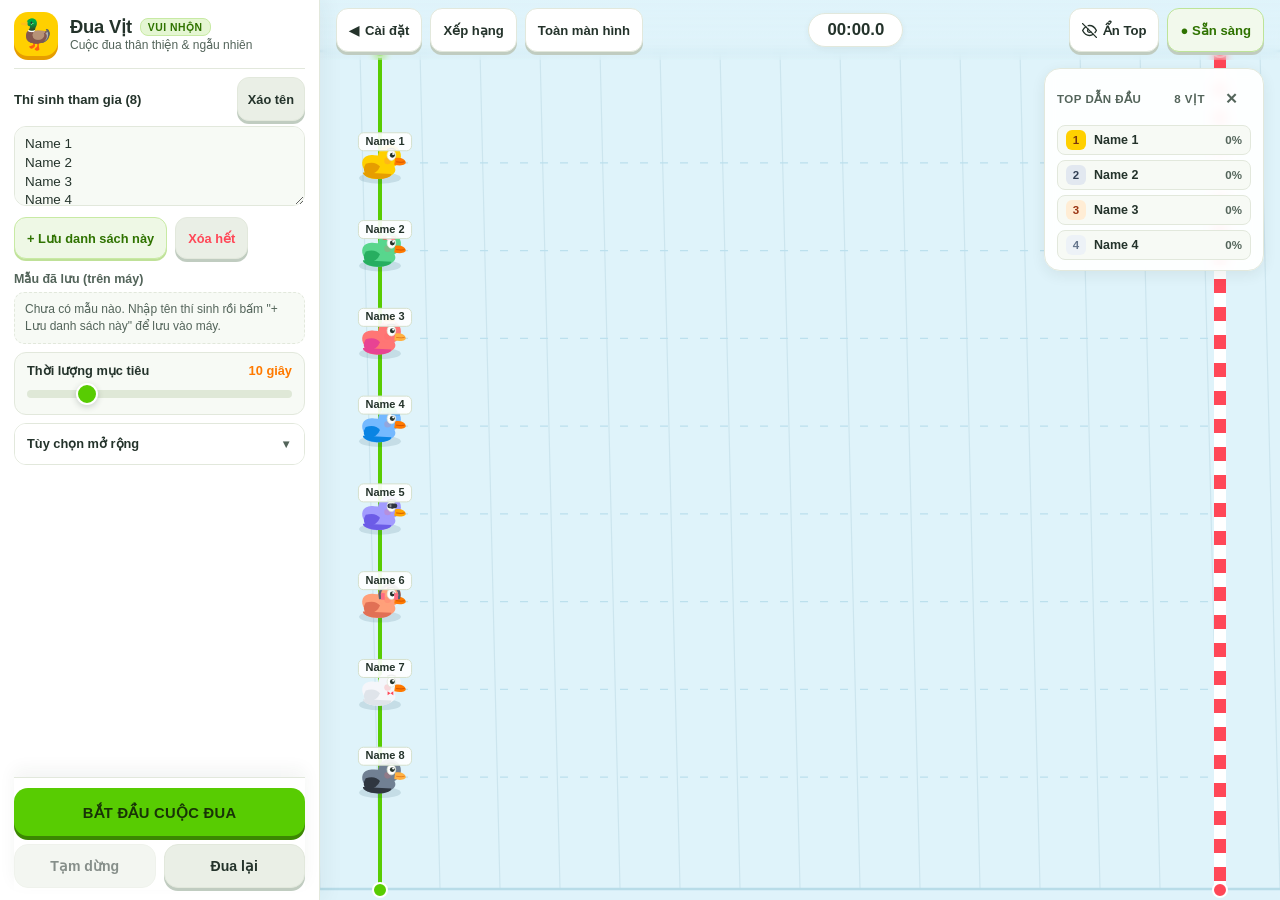
<file: index.html>
<!DOCTYPE html>
<html lang="vi">
<head>
  <meta charset="UTF-8">
  <meta name="viewport" content="width=device-width, initial-scale=1.0">
  <title>Đua Vịt | Cuộc Đua Vui Nhộn</title>
  <style>
    :root {
      --bg: #f7faf5;
      --card: #ffffff;
      --card-border: #e2e8dc;
      --card-hover: #f2f7ed;
      --text: #24332b;
      --text-muted: #53645a;
      --primary: #58cc02;
      --primary-hover: #4ebe00;
      --primary-active: #46a302;
      --primary-shadow: #3b8702;
      --primary-text: #183307;
      --secondary: #eaefe6;
      --secondary-hover: #dfe6da;
      --secondary-shadow: #c0ccc0;
      --accent: #ff7a00;
      --accent-hover: #e66e00;
      --danger: #ff4757;
      --danger-hover: #ee3545;
      --water-bg: #dff3fa;
      --water-line: #cce5ee;
      --font-family: -apple-system, BlinkMacSystemFont, "Segoe UI", Roboto, "Helvetica Neue", Arial, sans-serif;
    }

    * {
      box-sizing: border-box;
      margin: 0;
      padding: 0;
      user-select: none;
      -webkit-tap-highlight-color: transparent;
    }

    body {
      font-family: var(--font-family);
      background-color: var(--bg);
      color: var(--text);
      overflow: hidden;
      height: 100vh;
      height: 100dvh;
      display: flex;
    }

    /* Scrollbar */
    * {
      scrollbar-width: thin;
      scrollbar-color: #bce0ed #f7faf5;
    }

    *::-webkit-scrollbar {
      width: 6px;
      height: 6px;
    }

    *::-webkit-scrollbar-track {
      background: #f7faf5;
    }

    *::-webkit-scrollbar-thumb {
      background: #cce5ee;
      border-radius: 4px;
    }

    /* ==========================================
       SIDEBAR / OPERATE SURFACE
       ========================================== */
    #sidebar {
      width: 320px;
      min-width: 320px;
      height: 100%;
      max-height: 100vh;
      background: var(--card);
      border-right: 1.5px solid var(--card-border);
      display: flex;
      flex-direction: column;
      padding: 12px 14px 10px 14px;
      gap: 8px;
      z-index: 30;
      box-shadow: 4px 0 20px rgba(36, 51, 43, 0.06);
      transition: transform 0.28s cubic-bezier(0.16, 1, 0.3, 1), margin-left 0.28s cubic-bezier(0.16, 1, 0.3, 1);
      overflow-y: auto;
      overflow-x: hidden;
      position: relative;
    }

    #sidebar.collapsed {
      margin-left: -320px;
    }

    .brand {
      display: flex;
      align-items: center;
      gap: 12px;
      padding-bottom: 12px;
      border-bottom: 1.5px solid var(--card-border);
    }

    .brand-icon {
      font-size: 1.8rem;
      background: #ffd000;
      width: 44px;
      height: 44px;
      display: flex;
      align-items: center;
      justify-content: center;
      border-radius: 14px;
      box-shadow: 0 4px 0 #e69d00;
      flex-shrink: 0;
    }

    .brand-title {
      font-size: 1.15rem;
      font-weight: 800;
      color: var(--text);
      letter-spacing: -0.2px;
    }

    .brand-badge {
      font-size: 0.65rem;
      text-transform: uppercase;
      padding: 2px 7px;
      background: #e5f6d3;
      color: #2f7300;
      border: 1px solid #c8eaa4;
      border-radius: 8px;
      font-weight: 800;
      letter-spacing: 0.5px;
    }

    .form-group {
      display: flex;
      flex-direction: column;
      gap: 5px;
      flex: 0 0 auto;
    }

    .section-title {
      display: flex;
      justify-content: space-between;
      align-items: center;
      font-size: 0.82rem;
      font-weight: 700;
      color: var(--text);
    }

    textarea#names-input {
      width: 100%;
      height: 80px;
      min-height: 65px;
      max-height: 110px;
      background: var(--bg);
      border: 1.5px solid var(--card-border);
      border-radius: 12px;
      padding: 8px 10px;
      color: var(--text);
      font-family: inherit;
      font-size: 0.84rem;
      line-height: 1.4;
      resize: vertical;
      outline: none;
      box-sizing: border-box;
      transition: border-color 0.15s ease, box-shadow 0.15s ease;
      user-select: text;
      margin-bottom: 2px;
    }

    .names-actions-row {
      display: flex;
      justify-content: flex-start;
      align-items: center;
      gap: 8px;
      margin-top: 4px;
      margin-bottom: 4px;
      width: 100%;
    }

    textarea#names-input:focus {
      border-color: var(--primary);
      box-shadow: 0 0 0 3px rgba(88, 204, 2, 0.2);
    }

    textarea#names-input:disabled {
      opacity: 0.6;
      cursor: not-allowed;
      background: #f0f4ec;
    }

    /* 3D TACTILE BUTTONS */
    .btn-row {
      display: grid;
      grid-template-columns: repeat(2, 1fr);
      gap: 6px;
    }

    .btn-sm {
      min-height: 44px;
      padding: 0 10px;
      background: var(--secondary);
      border: 1.5px solid var(--card-border);
      border-radius: 12px;
      color: var(--text);
      font-family: inherit;
      font-size: 0.8rem;
      font-weight: 700;
      cursor: pointer;
      display: inline-flex;
      align-items: center;
      justify-content: center;
      box-shadow: 0 3px 0 var(--secondary-shadow);
      transform: translateY(0);
      transition: background-color 0.1s ease, transform 0.1s ease, box-shadow 0.1s ease;
    }

    .btn-sm:hover:not(:disabled) {
      background: var(--secondary-hover);
    }

    .btn-sm:active:not(:disabled) {
      transform: translateY(2px);
      box-shadow: 0 1px 0 var(--secondary-shadow);
    }

    .btn-sm:disabled {
      opacity: 0.55;
      cursor: not-allowed;
      box-shadow: none;
      transform: none;
    }

    /* CUSTOM PRESETS (INDEXEDDB) */
    .preset-manager-box {
      display: flex;
      flex-direction: column;
      gap: 6px;
    }

    .preset-header {
      display: flex;
      justify-content: space-between;
      align-items: center;
      gap: 8px;
    }

    .btn-preset-action {
      min-height: 42px;
      background: #eef8e5;
      border: 1.5px solid #c8eaa4;
      color: #2f7300;
      font-family: inherit;
      font-size: 0.8rem;
      font-weight: 800;
      cursor: pointer;
      padding: 0 12px;
      border-radius: 12px;
      display: inline-flex;
      align-items: center;
      gap: 6px;
      box-shadow: 0 2px 0 #bfe198;
      transition: all 0.1s ease;
    }

    .btn-preset-action:hover:not(:disabled) {
      background: #e1f4d0;
    }

    .btn-preset-action:active:not(:disabled) {
      transform: translateY(1px);
      box-shadow: 0 1px 0 #bfe198;
    }

    .btn-preset-action:disabled {
      opacity: 0.5;
      cursor: not-allowed;
      box-shadow: none;
    }

    .preset-inline-form {
      background: var(--bg);
      border: 1.5px solid var(--card-border);
      border-radius: 12px;
      padding: 8px;
      display: flex;
      flex-direction: column;
      gap: 6px;
    }

    .preset-inline-form[hidden] {
      display: none !important;
    }

    .preset-inline-form input[type="text"] {
      width: 100%;
      height: 38px;
      background: #ffffff;
      border: 1.5px solid var(--card-border);
      border-radius: 8px;
      padding: 0 10px;
      font-family: inherit;
      font-size: 0.82rem;
      color: var(--text);
      outline: none;
      box-sizing: border-box;
    }

    .preset-inline-form input[type="text"]:focus {
      border-color: var(--primary);
      box-shadow: 0 0 0 2px rgba(88, 204, 2, 0.2);
    }

    .custom-presets-grid {
      display: flex;
      flex-wrap: wrap;
      gap: 6px;
      max-height: 120px;
      overflow-y: auto;
    }

    .custom-preset-chip {
      display: inline-flex;
      align-items: center;
      min-height: 40px;
      background: var(--secondary);
      border: 1.5px solid var(--card-border);
      border-radius: 12px;
      overflow: hidden;
      box-shadow: 0 2px 0 var(--secondary-shadow);
      transition: all 0.1s ease;
      max-width: 100%;
    }

    .custom-preset-chip:hover:not(.disabled) {
      background: var(--secondary-hover);
    }

    .btn-load-preset {
      min-height: 40px;
      background: none;
      border: none;
      padding: 0 10px;
      font-family: inherit;
      font-size: 0.8rem;
      font-weight: 700;
      color: var(--text);
      cursor: pointer;
      display: inline-flex;
      align-items: center;
      gap: 8px;
      flex: 1;
      min-width: 0;
    }

    .btn-load-preset:disabled {
      cursor: not-allowed;
    }

    .preset-name {
      max-width: 140px;
      overflow: hidden;
      text-overflow: ellipsis;
      white-space: nowrap;
    }

    .preset-count-badge {
      font-size: 0.72rem;
      font-weight: 800;
      color: var(--text-muted);
      background: rgba(0, 0, 0, 0.07);
      padding: 2px 7px;
      border-radius: 8px;
      margin-left: 2px;
      flex-shrink: 0;
    }

    .btn-del-preset {
      min-height: 40px;
      min-width: 38px;
      background: none;
      border: none;
      border-left: 1.5px solid var(--card-border);
      padding: 0 10px;
      font-size: 0.82rem;
      font-weight: 800;
      color: var(--text-muted);
      cursor: pointer;
      display: inline-flex;
      align-items: center;
      justify-content: center;
      transition: background 0.1s ease, color 0.1s ease;
      flex-shrink: 0;
    }

    .btn-del-preset:hover:not(:disabled) {
      background: #fee2e2;
      color: #dc2626;
    }

    .btn-del-preset:disabled {
      cursor: not-allowed;
      opacity: 0.4;
    }

    .empty-preset-notice {
      font-size: 0.75rem;
      color: var(--text-muted);
      line-height: 1.4;
      background: var(--bg);
      border: 1px dashed var(--card-border);
      border-radius: 10px;
      padding: 8px 10px;
      width: 100%;
      box-sizing: border-box;
    }

    /* HUD CLOSE BUTTON */
    .hud-close-btn {
      pointer-events: auto;
      background: none;
      border: none;
      font-size: 0.95rem;
      font-weight: 800;
      color: var(--text-muted);
      cursor: pointer;
      min-width: 40px;
      min-height: 40px;
      padding: 0 8px;
      border-radius: 8px;
      line-height: 1;
      display: inline-flex;
      align-items: center;
      justify-content: center;
      transition: background 0.15s ease, color 0.15s ease;
    }

    .hud-close-btn:hover {
      background: #e2e8dc;
      color: var(--text);
    }

    .leaderboard-hud[hidden] {
      display: none !important;
    }

    .slider-group {
      display: flex;
      flex-direction: column;
      gap: 6px;
      background: var(--bg);
      padding: 10px 12px;
      border-radius: 12px;
      border: 1.5px solid var(--card-border);
    }

    .slider-header {
      display: flex;
      justify-content: space-between;
      font-size: 0.8rem;
      font-weight: 700;
      color: var(--text);
    }

    input[type="range"] {
      -webkit-appearance: none;
      appearance: none;
      width: 100%;
      height: 8px;
      background: #dfe8d7;
      border-radius: 6px;
      outline: none;
      margin: 6px 0;
      cursor: pointer;
    }

    input[type="range"]::-webkit-slider-thumb {
      -webkit-appearance: none;
      appearance: none;
      width: 22px;
      height: 22px;
      border-radius: 50%;
      background: var(--primary);
      border: 2px solid #ffffff;
      box-shadow: 0 2px 6px rgba(36, 51, 43, 0.2);
      cursor: pointer;
    }

    /* COLLAPSIBLE OPTIONS ACCORDION */
    .options-accordion {
      border: 1.5px solid var(--card-border);
      border-radius: 12px;
      background: var(--bg);
      overflow: hidden;
      transition: all 0.15s ease;
    }

    .options-accordion summary {
      min-height: 40px;
      padding: 0 12px;
      display: flex;
      justify-content: space-between;
      align-items: center;
      font-size: 0.8rem;
      font-weight: 700;
      color: var(--text);
      cursor: pointer;
      user-select: none;
      background: var(--card);
    }

    .options-accordion summary::-webkit-details-marker {
      display: none;
    }

    .options-accordion summary .accordion-icon {
      font-size: 0.72rem;
      color: var(--text-muted);
      transition: transform 0.2s ease;
    }

    .options-accordion[open] summary .accordion-icon {
      transform: rotate(180deg);
    }

    .options-list {
      padding: 8px 10px;
      display: flex;
      flex-direction: column;
      gap: 6px;
      border-top: 1px solid var(--card-border);
      background: var(--bg);
    }

    .option-card-row {
      min-height: 40px;
      display: flex;
      justify-content: space-between;
      align-items: center;
      padding: 6px 12px;
      background: #ffffff;
      border: 1.5px solid var(--card-border);
      border-radius: 10px;
      cursor: pointer;
      font-size: 0.8rem;
      font-weight: 700;
      color: var(--text);
      transition: all 0.1s ease;
    }

    .option-card-row:hover {
      border-color: #cce5b8;
      background: #f9fdf7;
    }

    .option-card-row input[type="checkbox"] {
      width: 18px;
      height: 18px;
      accent-color: var(--primary);
      cursor: pointer;
    }

    /* STICKY BOTTOM ACTIONS (ALWAYS IN VIEW WITHOUT SCROLLING) */
    .actions {
      display: flex;
      flex-direction: column;
      gap: 8px;
      margin-top: auto;
      padding: 10px 0 2px 0;
      position: sticky;
      bottom: 0;
      background: var(--card);
      z-index: 25;
      border-top: 1.5px solid var(--card-border);
      box-shadow: 0 -8px 16px rgba(36, 51, 43, 0.05);
    }

    .btn-icon-svg {
      display: inline-flex;
      align-items: center;
      justify-content: center;
      line-height: 1;
    }

    .btn-icon-svg svg {
      display: block;
    }

    .btn-primary {
      min-height: 48px;
      padding: 0 20px;
      background: var(--primary);
      color: var(--primary-text);
      border: none;
      border-radius: 14px;
      font-family: inherit;
      font-size: 0.92rem;
      font-weight: 800;
      letter-spacing: 0.3px;
      cursor: pointer;
      display: flex;
      align-items: center;
      justify-content: center;
      gap: 8px;
      box-shadow: 0 4px 0 var(--primary-shadow);
      transform: translateY(0);
      transition: background-color 0.1s ease, transform 0.1s ease, box-shadow 0.1s ease;
    }

    .btn-primary:hover:not(:disabled) {
      background: var(--primary-hover);
    }

    .btn-primary:active:not(:disabled) {
      transform: translateY(2px);
      box-shadow: 0 2px 0 var(--primary-shadow);
    }

    .btn-primary:disabled {
      opacity: 0.55;
      cursor: not-allowed;
      box-shadow: none;
      transform: none;
    }

    .btn-secondary {
      min-height: 44px;
      padding: 0 16px;
      background: var(--secondary);
      color: var(--text);
      border: 1.5px solid var(--card-border);
      border-radius: 14px;
      font-family: inherit;
      font-size: 0.88rem;
      font-weight: 700;
      cursor: pointer;
      display: flex;
      align-items: center;
      justify-content: center;
      box-shadow: 0 3px 0 var(--secondary-shadow);
      transform: translateY(0);
      transition: background-color 0.1s ease, transform 0.1s ease, box-shadow 0.1s ease;
    }

    .btn-secondary:hover:not(:disabled) {
      background: var(--secondary-hover);
    }

    .btn-secondary:active:not(:disabled) {
      transform: translateY(2px);
      box-shadow: 0 1px 0 var(--secondary-shadow);
    }

    .btn-secondary:disabled {
      opacity: 0.55;
      cursor: not-allowed;
      box-shadow: none;
      transform: none;
    }

    /* ==========================================
       MAIN STAGE (MONITOR SURFACE)
       ========================================== */
    #stage-container {
      flex: 1;
      position: relative;
      height: 100%;
      background: var(--water-bg);
      overflow: hidden;
      display: flex;
      flex-direction: column;
      min-width: 0;
    }

    #gameCanvas {
      position: absolute;
      top: 0;
      left: 0;
      width: 100%;
      height: 100%;
      display: block;
      background: transparent;
    }

    /* TOP BAR HUD */
    .top-bar {
      position: sticky;
      top: 0;
      left: 0;
      right: 0;
      height: 60px;
      padding: 0 16px;
      display: flex;
      align-items: center;
      justify-content: space-between;
      z-index: 15;
      pointer-events: none;
      background: linear-gradient(180deg, rgba(223, 243, 250, 0.95) 0%, rgba(223, 243, 250, 0.6) 80%, transparent 100%);
      backdrop-filter: blur(4px);
      -webkit-backdrop-filter: blur(4px);
    }

    .top-bar-left, .top-bar-right {
      display: flex;
      align-items: center;
      gap: 8px;
      pointer-events: auto;
    }

    .glass-btn, #btn-results {
      min-height: 44px;
      padding: 0 12px;
      background: #ffffff;
      border: 1.5px solid var(--card-border);
      border-radius: 12px;
      color: var(--text);
      font-family: inherit;
      font-size: 0.82rem;
      font-weight: 700;
      cursor: pointer;
      display: inline-flex;
      align-items: center;
      gap: 6px;
      box-shadow: 0 3px 0 var(--secondary-shadow);
      transform: translateY(0);
      transition: background-color 0.1s ease, transform 0.1s ease, box-shadow 0.1s ease;
    }

    .glass-btn:hover:not(:disabled), #btn-results:hover:not(:disabled) {
      background: var(--card-hover);
    }

    .glass-btn:active:not(:disabled), #btn-results:active:not(:disabled) {
      transform: translateY(2px);
      box-shadow: 0 1px 0 var(--secondary-shadow);
    }

    .timer-pill {
      pointer-events: auto;
      background: #ffffff;
      border: 1.5px solid var(--card-border);
      border-radius: 20px;
      padding: 6px 18px;
      font-size: 1.05rem;
      font-weight: 800;
      font-variant-numeric: tabular-nums;
      color: var(--text);
      box-shadow: 0 2px 6px rgba(36, 51, 43, 0.06);
      display: flex;
      align-items: center;
      justify-content: center;
    }

    /* LEADERBOARD HUD */
    .leaderboard-hud {
      position: fixed;
      top: 68px;
      right: 16px;
      width: 220px;
      background: rgba(255, 255, 255, 0.94);
      border: 1.5px solid var(--card-border);
      border-radius: 16px;
      padding: 10px 12px;
      box-shadow: 0 4px 14px rgba(36, 51, 43, 0.08);
      z-index: 12;
      backdrop-filter: blur(6px);
      -webkit-backdrop-filter: blur(6px);
      pointer-events: none;
    }

    .hud-title {
      display: flex;
      justify-content: space-between;
      align-items: center;
      font-size: 0.72rem;
      font-weight: 800;
      color: var(--text-muted);
      margin-bottom: 6px;
      text-transform: uppercase;
      letter-spacing: 0.5px;
    }

    #hud-leader-list {
      display: flex;
      flex-direction: column;
      gap: 5px;
    }

    .hud-item {
      display: flex;
      align-items: center;
      gap: 8px;
      font-size: 0.78rem;
      font-weight: 700;
      background: var(--bg);
      padding: 4px 8px;
      border-radius: 8px;
      border: 1px solid var(--card-border);
    }

    .hud-rank {
      width: 20px;
      height: 20px;
      border-radius: 6px;
      display: flex;
      align-items: center;
      justify-content: center;
      font-size: 0.72rem;
      font-weight: 800;
      flex-shrink: 0;
    }

    .rank-1 { background: #ffd000; color: #78350f; }
    .rank-2 { background: #e2e8f0; color: #334155; }
    .rank-3 { background: #ffedd5; color: #9a3412; }
    .rank-default { background: #edf2f7; color: #64748b; }

    /* SLOW MOTION BANNER */
    #slowmo-banner {
      position: fixed;
      top: 74px;
      left: 50%;
      transform: translateX(-50%) translateY(-20px);
      background: #ff7a00;
      color: #ffffff;
      padding: 6px 18px;
      border-radius: 20px;
      font-weight: 800;
      font-size: 0.85rem;
      letter-spacing: 0.5px;
      box-shadow: 0 4px 14px rgba(255, 122, 0, 0.35);
      z-index: 14;
      opacity: 0;
      pointer-events: none;
      transition: all 0.25s ease;
    }

    #slowmo-banner.active {
      opacity: 1;
      transform: translateX(-50%) translateY(0);
    }

    /* MOBILE CONTROLS */
    #mobile-controls {
      display: none;
      position: fixed;
      bottom: 12px;
      left: 12px;
      right: 12px;
      gap: 8px;
      z-index: 25;
      background: rgba(255, 255, 255, 0.95);
      padding: 8px;
      border-radius: 16px;
      border: 1.5px solid var(--card-border);
      box-shadow: 0 10px 30px rgba(36, 51, 43, 0.15);
      backdrop-filter: blur(8px);
      -webkit-backdrop-filter: blur(8px);
    }

    #mobile-controls button {
      flex: 1;
      min-height: 44px;
      min-width: 44px;
    }

    /* ==========================================
       RESULTS MODAL (PODIUM & FULL RANKINGS)
       ========================================== */
    #winner-modal {
      position: fixed;
      inset: 0;
      background: rgba(36, 51, 43, 0.45);
      backdrop-filter: blur(4px);
      -webkit-backdrop-filter: blur(4px);
      display: flex;
      align-items: center;
      justify-content: center;
      z-index: 100;
      padding: 16px;
      opacity: 0;
      pointer-events: none;
      transition: opacity 0.2s ease;
    }

    #winner-modal:not([hidden]) {
      opacity: 1;
      pointer-events: auto;
    }

    #winner-modal[hidden] {
      display: none !important;
    }

    .podium-card {
      background: #ffffff;
      border: 2px solid var(--card-border);
      border-radius: 24px;
      width: 100%;
      max-width: 480px;
      max-height: calc(100vh - 32px);
      max-height: calc(100dvh - 32px);
      padding: 20px 24px;
      box-shadow: 0 12px 36px rgba(36, 51, 43, 0.16);
      display: flex;
      flex-direction: column;
      gap: 10px;
      text-align: center;
      transform: scale(0.96);
      transition: transform 0.2s cubic-bezier(0.16, 1, 0.3, 1);
    }

    #winner-modal:not([hidden]) .podium-card {
      transform: scale(1);
    }

    #results-title {
      font-size: 1.25rem;
      font-weight: 800;
      color: var(--text);
    }

    #results-summary {
      font-size: 0.82rem;
      color: var(--text-muted);
      font-weight: 600;
    }

    .trophy-badge {
      display: inline-block;
      align-self: center;
      padding: 4px 14px;
      background: #fef3c7;
      color: #92400e;
      border: 1.5px solid #fcd34d;
      border-radius: 20px;
      font-size: 0.78rem;
      font-weight: 800;
      letter-spacing: 0.5px;
    }

    .winner-subtitle {
      font-size: 0.75rem;
      font-weight: 700;
      color: var(--text-muted);
      text-transform: uppercase;
      letter-spacing: 0.5px;
    }

    .winner-name {
      font-size: 1.4rem;
      font-weight: 800;
      color: var(--text);
      word-break: break-word;
    }

    .podium-ranks {
      display: flex;
      justify-content: center;
      gap: 10px;
      padding: 8px 12px;
      background: var(--bg);
      border: 1px solid var(--card-border);
      border-radius: 12px;
    }

    .podium-subitem {
      flex: 1;
      display: flex;
      flex-direction: column;
      gap: 2px;
      font-size: 0.75rem;
    }

    .podium-subitem span {
      color: var(--text-muted);
      font-weight: 700;
      font-size: 0.68rem;
    }

    .podium-subitem strong {
      color: var(--text);
      font-size: 0.82rem;
      overflow: hidden;
      text-overflow: ellipsis;
      white-space: nowrap;
    }

    .results-scroll {
      flex: 1;
      min-height: 100px;
      max-height: 200px;
      overflow-y: auto;
      border: 1.5px solid var(--card-border);
      border-radius: 14px;
      background: #ffffff;
      outline: none;
      padding-bottom: 4px;
    }

    .results-scroll:focus {
      border-color: var(--primary);
    }

    #results-table {
      width: 100%;
      border-collapse: collapse;
      font-size: 0.82rem;
      text-align: left;
    }

    #results-table caption {
      text-align: left;
      font-size: 0.72rem;
      color: var(--text-muted);
      padding: 6px 10px;
      background: var(--bg);
      border-bottom: 1px solid var(--card-border);
    }

    #results-table th {
      padding: 8px 10px;
      background: var(--bg);
      font-weight: 800;
      color: var(--text-muted);
      border-bottom: 1.5px solid var(--card-border);
      position: sticky;
      top: 0;
      z-index: 2;
    }

    #results-table td {
      padding: 7px 10px;
      border-bottom: 1px solid #edf2e8;
      color: var(--text);
      font-variant-numeric: tabular-nums;
    }

    #results-table tr.result-top-1 td {
      background: #fffbeb;
      font-weight: 700;
    }

    #results-table tr.result-top-2 td {
      background: #f8fafc;
    }

    #results-table tr.result-top-3 td {
      background: #fff7ed;
    }

    .modal-actions {
      display: flex;
      flex-direction: column;
      gap: 8px;
    }

    .btn-eliminate {
      min-height: 44px;
      padding: 0 16px;
      background: #fff1f2;
      color: #be123c;
      border: 1.5px solid #fecdd3;
      border-radius: 12px;
      font-family: inherit;
      font-size: 0.85rem;
      font-weight: 700;
      cursor: pointer;
      box-shadow: 0 3px 0 rgba(244, 63, 94, 0.2);
      transform: translateY(0);
      transition: all 0.1s ease;
    }

    .btn-eliminate:hover {
      background: #ffe4e6;
    }

    .btn-eliminate:active {
      transform: translateY(2px);
      box-shadow: 0 1px 0 rgba(244, 63, 94, 0.2);
    }

    /* ==========================================
       RESPONSIVE BREAKPOINTS
       ========================================== */
    .btn-close, #btn-close-sidebar {
      background: #f1f5f9;
      border: 1.5px solid var(--border);
      border-radius: 8px;
      width: 36px;
      height: 36px;
      display: inline-flex;
      align-items: center;
      justify-content: center;
      font-size: 1rem;
      font-weight: 700;
      color: var(--text-muted);
      cursor: pointer;
      transition: background 0.15s ease, color 0.15s ease;
      flex-shrink: 0;
    }

    .btn-close:hover, #btn-close-sidebar:hover {
      background: #e2e8f0;
      color: var(--text);
    }

    @media (min-width: 768px) {
      #btn-close-sidebar {
        display: none !important;
      }
    }

    @media (max-width: 767px) {
      body {
        flex-direction: column;
      }

      #sidebar {
        position: fixed;
        bottom: 0;
        left: 0;
        right: 0;
        width: 100%;
        max-width: 480px;
        margin: 0 auto !important;
        height: 80vh;
        height: 80dvh;
        border-right: none;
        border-top: 2px solid var(--card-border);
        border-radius: 20px 20px 0 0;
        box-shadow: 0 -8px 30px rgba(36, 51, 43, 0.15);
        transform: translateY(100%);
        margin-left: 0 !important;
        transition: transform 0.28s cubic-bezier(0.16, 1, 0.3, 1), visibility 0.28s;
        z-index: 50;
        visibility: hidden;
      }

      #sidebar.open {
        transform: translateY(0);
        visibility: visible;
      }

      #mobile-controls {
        display: flex;
      }

      .leaderboard-hud {
        display: block;
        top: 104px;
        right: 8px;
        width: 170px;
        max-height: 200px;
        font-size: 0.72rem;
        z-index: 25;
        border-radius: 12px;
        box-shadow: 0 4px 18px rgba(36, 51, 43, 0.12);
      }

      .leaderboard-hud[hidden] {
        display: none !important;
      }

      .top-bar {
        display: grid;
        grid-template-columns: 1fr auto;
        grid-template-rows: auto auto;
        row-gap: 6px;
        column-gap: 6px;
        height: auto;
        top: 6px;
        left: 8px;
        right: 8px;
        padding: 4px 6px;
      }

      .top-bar-left {
        grid-column: 1 / -1;
        grid-row: 1;
        min-width: 0;
        display: flex;
        gap: 6px;
      }

      .top-bar-right {
        grid-column: 1;
        grid-row: 2;
      }

      .timer-pill {
        grid-column: 2;
        grid-row: 2;
        font-size: 0.95rem;
        padding: 4px 12px;
      }

      .glass-btn, #btn-results {
        min-height: 44px;
        padding: 6px 10px;
        font-size: 0.75rem;
      }
    }

    @media (max-width: 340px) {
      .top-bar {
        top: 4px;
        left: 4px;
        right: 4px;
      }

      .glass-btn, #btn-results {
        padding: 4px 8px;
        font-size: 0.7rem;
      }

      .timer-pill {
        padding: 3px 10px;
        font-size: 0.85rem;
      }

      .podium-card {
        padding: 14px 10px;
      }
    }

    @media (max-height: 600px) {
      .podium-card {
        padding: 12px 16px;
        gap: 6px;
      }

      .trophy-badge, .podium-ranks {
        display: none;
      }

      .winner-name {
        font-size: 1.1rem;
      }

      .results-scroll {
        min-height: 70px;
        max-height: 120px;
      }

      .modal-actions {
        gap: 5px;
      }
    }

    @media (max-height: 500px) and (orientation: landscape) {
      #sidebar {
        padding: 4px 8px;
        gap: 2px;
      }

      .preset-manager-box {
        display: none;
      }

      .brand {
        padding-bottom: 2px;
        gap: 6px;
      }

      .brand-icon {
        width: 28px;
        height: 28px;
        font-size: 1rem;
      }

      .brand-title {
        font-size: 0.9rem;
      }

      .brand p {
        display: none;
      }

      .form-group {
        gap: 2px;
      }

      .section-title {
        font-size: 0.7rem;
      }

      #names-input {
        height: 38px;
        min-height: 36px;
        padding: 3px 6px;
        font-size: 0.72rem;
      }

      .btn-row {
        gap: 3px;
        margin-bottom: 1px;
      }

      .btn-row .btn-sm {
        padding: 2px 5px;
        font-size: 0.68rem;
      }

      .slider-group {
        gap: 1px;
      }

      .slider-header {
        font-size: 0.68rem;
      }

      .options-grid {
        display: none;
      }

      .actions {
        margin-top: 1px;
        gap: 3px;
      }

      .btn-primary {
        padding: 6px 10px;
        min-height: 40px;
        font-size: 0.82rem;
      }

      .btn-secondary {
        padding: 4px 6px;
        min-height: 34px;
        font-size: 0.72rem;
      }

      .podium-card {
        max-height: 94vh;
        max-height: 94dvh;
        padding: 10px 14px;
      }

      .modal-actions {
        flex-direction: row;
        gap: 6px;
      }

      .modal-actions button {
        white-space: normal !important;
        min-height: 44px;
        padding: 4px 8px;
        font-size: 0.72rem;
      }

      .leaderboard-hud {
        top: 60px;
        width: 180px;
      }

      .results-scroll {
        min-height: 60px;
        max-height: 100px;
      }

      #results-summary {
        display: none;
      }
    }

    @media (prefers-reduced-motion: reduce) {
      *, *::before, *::after {
        animation-duration: 0.01ms !important;
        animation-iteration-count: 1 !important;
        transition-duration: 0.01ms !important;
        scroll-behavior: auto !important;
      }
    }
  </style>
</head>
<body>

  <!-- SIDEBAR CONTROL (OPERATE) -->
  <aside id="sidebar">
    <div class="brand">
      <div class="brand-icon">🦆</div>
      <div style="flex: 1;">
        <div style="display:flex; align-items:center; gap:8px;">
          <h1 class="brand-title">Đua Vịt</h1>
          <span class="brand-badge">Vui Nhộn</span>
        </div>
        <p style="font-size: 0.75rem; color: var(--text-muted);">Cuộc đua thân thiện &amp; ngẫu nhiên</p>
      </div>
      <button class="btn-close" id="btn-close-sidebar" aria-label="Đóng cài đặt" title="Đóng cài đặt">✕</button>
    </div>

    <div class="form-group">
      <div class="section-title">
        <label for="names-input">Thí sinh tham gia (<span id="duck-count">0</span>)</label>
        <button class="btn-sm" id="btn-shuffle" title="Xáo trộn danh sách">Xáo tên</button>
      </div>
      <textarea id="names-input" placeholder="Nhập tên thí sinh, mỗi dòng một người..."></textarea>
      <div class="names-actions-row">
        <button class="btn-preset-action" id="btn-show-add-preset" title="Lưu danh sách hiện tại thành mẫu mới">+ Lưu danh sách này</button>
        <button class="btn-sm" id="btn-clear" style="color: var(--danger); min-height: 42px; padding: 0 12px;">Xóa hết</button>
      </div>
    </div>

    <!-- Form lưu mẫu mới (IndexedDB) -->
    <div id="preset-add-dialog" class="preset-inline-form" hidden>
      <input type="text" id="preset-name-input" placeholder="Tên danh sách (VD: Lớp 10A, Đua nhóm...)" maxlength="30" />
      <div style="display: flex; gap: 6px;">
        <button class="btn-sm btn-primary" id="btn-save-preset-confirm" style="flex:1; min-height:42px;">Lưu</button>
        <button class="btn-sm btn-secondary" id="btn-cancel-preset" style="flex:1; min-height:42px;">Hủy</button>
      </div>
    </div>

    <div class="preset-manager-box">
      <div style="display: flex; justify-content: space-between; align-items: center;">
        <span style="font-size: 0.78rem; font-weight: 700; color: var(--text-muted);">Mẫu đã lưu (trên máy)</span>
      </div>
      <div id="custom-presets-list" class="custom-presets-grid">
        <!-- Đọc tự động từ IndexedDB -->
      </div>
    </div>

    <div class="slider-group">
      <div class="slider-header">
        <label for="race-duration">Thời lượng mục tiêu</label>
        <span id="duration-val" style="color: var(--accent); font-weight: 800;">10 giây</span>
      </div>
      <input type="range" id="race-duration" min="5" max="30" step="1" value="10">
    </div>

    <!-- COLLAPSIBLE OPTIONS DROPDOWN (1 VIEW HEIGHT SAFE) -->
    <details class="options-accordion" id="options-accordion">
      <summary class="options-accordion-summary">
        <span>Tùy chọn mở rộng</span>
        <span class="accordion-icon">▼</span>
      </summary>
      <div class="options-list">
        <label class="option-card-row">
          <span>Lội ngược dòng</span>
          <input type="checkbox" id="opt-drama" checked>
        </label>
        <label class="option-card-row">
          <span>Vạch đích Slow-Mo</span>
          <input type="checkbox" id="opt-slowmo" checked>
        </label>
        <label class="option-card-row">
          <span>Âm thanh vui nhộn</span>
          <input type="checkbox" id="opt-sound" checked>
        </label>
        <label class="option-card-row">
          <span>Đọc tên quán quân</span>
          <input type="checkbox" id="opt-tts" checked>
        </label>
        <label class="option-card-row">
          <span>Cam cận cảnh</span>
          <input type="checkbox" id="opt-closeup-cam">
        </label>
      </div>
    </details>

    <div class="actions">
      <button class="btn-primary" id="btn-start">
        <span>BẮT ĐẦU CUỘC ĐUA</span>
      </button>
      <div style="display:flex; gap:8px;">
        <button class="btn-secondary" id="btn-pause" style="flex:1;" disabled>Tạm dừng</button>
        <button class="btn-secondary" id="btn-reset" style="flex:1;">Đua lại</button>
      </div>
    </div>
  </aside>

  <!-- MAIN STAGE (MONITOR) -->
  <main id="stage-container">
    <!-- TOP BAR -->
    <div class="top-bar">
      <div class="top-bar-left">
        <button class="glass-btn" id="btn-toggle-sidebar" aria-label="Cài đặt">
          <span id="sidebar-icon">◀</span> <span>Cài đặt</span>
        </button>
        <button class="glass-btn" id="btn-results" hidden>Xếp hạng</button>
        <button class="glass-btn" id="btn-streamer-mode">
          <span>Toàn màn hình</span>
        </button>
      </div>
      <div class="timer-pill" id="hud-timer">00:00.0</div>
      <div class="top-bar-right">
        <button class="glass-btn" id="btn-toggle-hud" aria-label="Ẩn hoặc hiện bảng top dẫn đầu" title="Ẩn hoặc hiện bảng top dẫn đầu">
          <span id="btn-toggle-hud-icon" class="btn-icon-svg">
            <svg width="15" height="15" viewBox="0 0 24 24" fill="none" stroke="currentColor" stroke-width="2.2" stroke-linecap="round" stroke-linejoin="round">
              <path d="M1 12s4-8 11-8 11 8 11 8-4 8-11 8-11-8z"></path>
              <circle cx="12" cy="12" r="3"></circle>
            </svg>
          </span>
          <span id="btn-toggle-hud-text">Ẩn Top</span>
        </button>
        <div class="glass-btn" id="hud-status" style="border-color: #bde498; color: #2f7300; background: #f2f9ec;">
          <span>● Sẵn sàng</span>
        </div>
      </div>
    </div>

    <!-- LIVE LEADERBOARD HUD -->
    <div class="leaderboard-hud" id="hud-leaderboard">
      <div class="hud-title">
        <span>TOP DẪN ĐẦU</span>
        <div style="display:flex; align-items:center; gap:6px;">
          <span id="hud-duck-total">0 vịt</span>
          <button id="btn-close-hud" class="hud-close-btn" aria-label="Ẩn bảng top" title="Ẩn bảng top">✕</button>
        </div>
      </div>
      <div id="hud-leader-list"></div>
    </div>

    <!-- SLOW MO BANNER -->
    <div id="slowmo-banner">QUAY CHẬM CÁN ĐÍCH</div>

    <canvas id="gameCanvas" aria-label="Đường đua vịt trên sông"></canvas>

    <div id="mobile-controls">
      <button class="btn-primary" id="btn-mobile-start">Bắt đầu</button>
      <button class="btn-secondary" id="btn-mobile-pause" disabled>Tạm dừng</button>
      <button class="btn-secondary" id="btn-mobile-reset">Đua lại</button>
    </div>
  </main>

  <!-- WINNER MODAL -->
  <div id="winner-modal" role="dialog" aria-modal="true" aria-labelledby="results-title" aria-describedby="results-summary" hidden>
    <div class="podium-card">
      <h2 id="results-title">Bảng Xếp Hạng</h2>
      <p id="results-summary"></p>
      <div class="trophy-badge">🏆 QUÁN QUÂN CUỘC ĐUA</div>
      <div class="winner-subtitle">XIN CHÚC MỪNG</div>
      <div class="winner-name" id="modal-winner-name">Name 1</div>
      <div class="podium-ranks">
        <div class="podium-subitem">
          <span>HẠNG NHÌ</span>
          <strong id="modal-rank-2">Name 2</strong>
        </div>
        <div class="podium-subitem">
          <span>HẠNG BA</span>
          <strong id="modal-rank-3">Name 3</strong>
        </div>
      </div>
      <div class="results-scroll" tabindex="0" role="region" aria-label="Toàn bộ kết quả cuộc đua">
        <table id="results-table">
          <caption>Thời gian mô phỏng, không tính tạm dừng; slow-mo kéo dài thời gian xem.</caption>
          <thead><tr><th scope="col">Hạng</th><th scope="col">Người chơi</th><th scope="col">Về đích</th><th scope="col">+ Dẫn đầu</th></tr></thead>
          <tbody id="results-body"></tbody>
        </table>
      </div>
      <div class="modal-actions">
        <button class="btn-primary" id="btn-race-again">Đua vòng mới</button>
        <button class="btn-eliminate" id="btn-eliminate-winner">
          Loại quán quân và chuẩn bị vòng sau
        </button>
        <button class="btn-secondary" id="btn-close-modal">
          Đóng bảng kết quả
        </button>
      </div>
    </div>
  </div>

  <script>
    // ==========================================
    // AUDIO SYNTHESIZER (ZERO EXTERNAL ASSETS)
    // ==========================================
    class SoundEngine {
      constructor() {
        this.ctx = null;
        this.enabled = true;
      }

      init() {
        if (!this.ctx && this.enabled) {
          try {
            const AudioContextClass = window.AudioContext || window.webkitAudioContext;
            if (typeof AudioContextClass === 'function') {
              this.ctx = new AudioContextClass();
            } else {
              this.enabled = false;
            }
          } catch (e) {
            this.enabled = false;
          }
        }
        if (this.ctx && this.ctx.state === 'suspended') {
          this.ctx.resume().catch(() => {});
        }
      }

      playHorn() {
        if (!this.enabled) return;
        this.init();
        if (!this.ctx) return;
        try {
          const t = this.ctx.currentTime;
          const osc = this.ctx.createOscillator();
          const gain = this.ctx.createGain();
          osc.type = 'sawtooth';
          osc.frequency.setValueAtTime(440, t);
          osc.frequency.exponentialRampToValueAtTime(880, t + 0.15);
          gain.gain.setValueAtTime(0.2, t);
          gain.gain.exponentialRampToValueAtTime(0.01, t + 0.4);
          osc.connect(gain);
          gain.connect(this.ctx.destination);
          osc.start(t);
          osc.stop(t + 0.4);
        } catch(e) {}
      }

      playQuack(pitchMultiplier = 1) {
        if (!this.enabled) return;
        this.init();
        if (!this.ctx) return;
        try {
          const t = this.ctx.currentTime;
          const osc = this.ctx.createOscillator();
          const gain = this.ctx.createGain();
          osc.type = 'sawtooth';
          osc.frequency.setValueAtTime(300 * pitchMultiplier, t);
          osc.frequency.linearRampToValueAtTime(450 * pitchMultiplier, t + 0.08);
          osc.frequency.linearRampToValueAtTime(250 * pitchMultiplier, t + 0.2);
          gain.gain.setValueAtTime(0.12, t);
          gain.gain.exponentialRampToValueAtTime(0.001, t + 0.22);
          osc.connect(gain);
          gain.connect(this.ctx.destination);
          osc.start(t);
          osc.stop(t + 0.25);
        } catch(e) {}
      }

      playNitro() {
        if (!this.enabled) return;
        this.init();
        if (!this.ctx) return;
        try {
          const t = this.ctx.currentTime;
          const osc = this.ctx.createOscillator();
          const gain = this.ctx.createGain();
          osc.type = 'triangle';
          osc.frequency.setValueAtTime(160, t);
          osc.frequency.exponentialRampToValueAtTime(580, t + 0.35);
          gain.gain.setValueAtTime(0.14, t);
          gain.gain.exponentialRampToValueAtTime(0.01, t + 0.35);
          osc.connect(gain);
          gain.connect(this.ctx.destination);
          osc.start(t);
          osc.stop(t + 0.35);
        } catch(e) {}
      }

      playSplash() {
        if (!this.enabled) return;
        this.init();
        if (!this.ctx) return;
        try {
          const bufferSize = this.ctx.sampleRate * 0.12;
          const buffer = this.ctx.createBuffer(1, bufferSize, this.ctx.sampleRate);
          const data = buffer.getChannelData(0);
          for (let i = 0; i < bufferSize; i++) {
            data[i] = (Math.random() * 2 - 1) * Math.exp(-i / (bufferSize * 0.2));
          }
          const noise = this.ctx.createBufferSource();
          noise.buffer = buffer;
          const filter = this.ctx.createBiquadFilter();
          filter.type = 'lowpass';
          filter.frequency.setValueAtTime(700, this.ctx.currentTime);
          const gain = this.ctx.createGain();
          gain.gain.setValueAtTime(0.2, this.ctx.currentTime);
          noise.connect(filter);
          filter.connect(gain);
          gain.connect(this.ctx.destination);
          noise.start(this.ctx.currentTime);
        } catch(e) {}
      }

      playCheer() {
        if (!this.enabled) return;
        this.init();
        if (!this.ctx) return;
        try {
          const notes = [523.25, 659.25, 783.99, 1046.50];
          notes.forEach((freq, idx) => {
            const t = this.ctx.currentTime + idx * 0.12;
            const osc = this.ctx.createOscillator();
            const gain = this.ctx.createGain();
            osc.type = 'sine';
            osc.frequency.setValueAtTime(freq, t);
            gain.gain.setValueAtTime(0.15, t);
            gain.gain.exponentialRampToValueAtTime(0.01, t + 0.3);
            osc.connect(gain);
            gain.connect(this.ctx.destination);
            osc.start(t);
            osc.stop(t + 0.3);
          });
        } catch(e) {}
      }
    }

    const sound = new SoundEngine();

    // ==========================================
    // DUCK PALETTES & ACCESSORIES
    // ==========================================
    const DUCK_SKINS = [
      { body: '#ffd000', shadow: '#e69d00', beak: '#ff7a00', beakShadow: '#d35400', name: 'Vàng Cổ Điển' },
      { body: '#58d68d', shadow: '#27ae60', beak: '#ff7a00', beakShadow: '#d35400', name: 'Bạc Hà Năng Động' },
      { body: '#ff7675', shadow: '#e84393', beak: '#ffb142', beakShadow: '#e67e22', name: 'San Hô Duyên Dáng' },
      { body: '#74b9ff', shadow: '#0984e3', beak: '#ff7a00', beakShadow: '#d35400', name: 'Xanh Trời Mát Mẻ' },
      { body: '#a29bfe', shadow: '#6c5ce7', beak: '#ffa502', beakShadow: '#d35400', name: 'Tím Lavender' },
      { body: '#ffa07a', shadow: '#e17055', beak: '#ff7a00', beakShadow: '#d35400', name: 'Cam Hoàng Hôn' },
      { body: '#f5f6fa', shadow: '#dfe4ea', beak: '#ff7a00', beakShadow: '#d35400', name: 'Bạch Tuyết' },
      { body: '#718093', shadow: '#2f3640', beak: '#ffb142', beakShadow: '#e67e22', name: 'Xám Khói Trầm' }
    ];

    const ACCESSORIES = ['none', 'headband', 'crown', 'cap', 'sunglasses', 'headphones', 'bowtie'];

    // ==========================================
    // SHARED GEOMETRY MASCOT RENDERER
    // ==========================================
    function renderDuckAvatar(ctx, x, y, scale = 1, options = {}) {
      const {
        skin = DUCK_SKINS[0],
        accessory = 'none',
        pose = 'swim',
        wobble = 0,
        spinAngle = 0
      } = options;

      ctx.save();
      ctx.translate(x, y);
      if (spinAngle) ctx.rotate(spinAngle);
      ctx.scale(scale, scale);

      // Water Ripple / Soft Shadow underneath
      ctx.fillStyle = 'rgba(36, 85, 110, 0.14)';
      ctx.beginPath();
      ctx.ellipse(0, 16, 22, 6, 0, 0, Math.PI * 2);
      ctx.fill();

      // Duck Body (Chunky Pear Silhouette)
      ctx.fillStyle = skin.body;
      ctx.beginPath();
      ctx.moveTo(-16, 8);
      ctx.bezierCurveTo(-22, 0, -18, -10, -6, -8);
      ctx.bezierCurveTo(4, -8, 14, -2, 16, 6);
      ctx.bezierCurveTo(18, 14, 2, 18, -6, 17);
      ctx.bezierCurveTo(-14, 16, -18, 13, -16, 8);
      ctx.closePath();
      ctx.fill();

      // Body bottom shadow contour
      ctx.fillStyle = skin.shadow;
      ctx.beginPath();
      ctx.ellipse(-3, 11, 15, 6, 0.05, 0, Math.PI);
      ctx.fill();

      // Wing (Droplet with gentle flap)
      let wingAngle = 0;
      if (pose === 'swim') wingAngle = Math.sin(wobble * 2) * 0.15;
      else if (pose === 'boost') wingAngle = -0.3;
      else if (pose === 'finish') wingAngle = 0.45;

      ctx.save();
      ctx.translate(-5, 4);
      ctx.rotate(wingAngle);
      ctx.fillStyle = skin.shadow;
      ctx.beginPath();
      ctx.moveTo(-10, -3);
      ctx.quadraticCurveTo(-15, 5, -8, 9);
      ctx.quadraticCurveTo(2, 8, 5, 0);
      ctx.quadraticCurveTo(0, -6, -10, -3);
      ctx.closePath();
      ctx.fill();
      ctx.restore();

      // Head (Rounded, cheerful, sits proud)
      ctx.fillStyle = skin.body;
      ctx.beginPath();
      ctx.arc(10, -7, 12, 0, Math.PI * 2);
      ctx.fill();

      // Cheek blush
      ctx.fillStyle = 'rgba(255, 100, 100, 0.22)';
      ctx.beginPath();
      ctx.arc(8, -2, 3.5, 0, Math.PI * 2);
      ctx.fill();

      // Broad Flat Orange Beak (Authentic duck beak, not owl)
      ctx.fillStyle = skin.beak;
      ctx.beginPath();
      ctx.moveTo(16, -5);
      ctx.bezierCurveTo(22, -6, 26, -4, 27, -1);
      ctx.bezierCurveTo(28, 2, 23, 4, 15, 2);
      ctx.closePath();
      ctx.fill();

      // Beak lower lip / smile separation
      ctx.strokeStyle = skin.beakShadow || '#d35400';
      ctx.lineWidth = 1;
      ctx.beginPath();
      ctx.moveTo(17, -1);
      ctx.quadraticCurveTo(23, 0, 26, -1);
      ctx.stroke();

      // Eyes based on pose
      if (pose === 'finish') {
        ctx.strokeStyle = '#24332b';
        ctx.lineWidth = 2.2;
        ctx.lineCap = 'round';
        ctx.beginPath();
        ctx.arc(12, -9, 4, Math.PI * 1.15, Math.PI * 1.85);
        ctx.stroke();
      } else {
        ctx.fillStyle = '#ffffff';
        ctx.beginPath();
        ctx.ellipse(12, -8, 4.5, 5.5, 0, 0, Math.PI * 2);
        ctx.fill();
        ctx.strokeStyle = '#dfe8d7';
        ctx.lineWidth = 0.8;
        ctx.stroke();

        ctx.fillStyle = '#24332b';
        ctx.beginPath();
        const lookX = pose === 'boost' ? 14 : 13;
        ctx.arc(lookX, -8, 2.6, 0, Math.PI * 2);
        ctx.fill();

        ctx.fillStyle = '#ffffff';
        ctx.beginPath();
        ctx.arc(lookX + 0.9, -9.2, 1.1, 0, Math.PI * 2);
        ctx.fill();

        ctx.strokeStyle = '#24332b';
        ctx.lineWidth = 1.4;
        ctx.lineCap = 'round';
        ctx.beginPath();
        if (pose === 'boost') {
          ctx.moveTo(9, -15);
          ctx.lineTo(15, -13);
        } else {
          ctx.moveTo(8, -14);
          ctx.quadraticCurveTo(12, -16, 16, -14);
        }
        ctx.stroke();
      }

      // Accessories
      drawAccessory(ctx, accessory, pose);

      ctx.restore();
    }

    function drawAccessory(ctx, type, pose) {
      if (!type || type === 'none') return;
      ctx.save();
      if (type === 'headband') {
        ctx.fillStyle = '#ff4757';
        ctx.beginPath();
        ctx.rect(3, -15, 13, 3.5);
        ctx.fill();
        ctx.fillStyle = '#ffffff';
        ctx.fillRect(7, -15, 5, 3.5);
      } else if (type === 'crown') {
        ctx.fillStyle = '#ffa502';
        ctx.beginPath();
        ctx.moveTo(4, -18);
        ctx.lineTo(6, -24);
        ctx.lineTo(10, -20);
        ctx.lineTo(14, -24);
        ctx.lineTo(16, -18);
        ctx.closePath();
        ctx.fill();
        ctx.fillStyle = '#ffeaa7';
        ctx.fillRect(4, -18, 12, 2.5);
      } else if (type === 'cap') {
        ctx.fillStyle = '#2ed573';
        ctx.beginPath();
        ctx.arc(10, -14, 8, Math.PI, 0);
        ctx.fill();
        ctx.fillStyle = '#1e90ff';
        ctx.fillRect(12, -14, 9, 2.5);
      } else if (type === 'sunglasses') {
        ctx.fillStyle = '#2f3542';
        ctx.beginPath();
        if (typeof ctx.roundRect === 'function') {
          ctx.roundRect(8, -11, 10, 5, 2);
        } else {
          ctx.rect(8, -11, 10, 5);
        }
        ctx.fill();
        ctx.fillStyle = 'rgba(255,255,255,0.45)';
        ctx.fillRect(10, -10, 2, 3);
      } else if (type === 'headphones') {
        ctx.strokeStyle = '#57606f';
        ctx.lineWidth = 2.5;
        ctx.beginPath();
        ctx.arc(10, -7, 10.5, Math.PI * 0.9, Math.PI * 0.1, false);
        ctx.stroke();
        ctx.fillStyle = '#ff6b81';
        ctx.fillRect(1, -9, 4, 7);
        ctx.fillRect(15, -9, 4, 7);
      } else if (type === 'bowtie') {
        ctx.fillStyle = '#ff4757';
        ctx.beginPath();
        ctx.moveTo(11, 4);
        ctx.lineTo(8, 2);
        ctx.lineTo(8, 6);
        ctx.closePath();
        ctx.moveTo(11, 4);
        ctx.lineTo(14, 2);
        ctx.lineTo(14, 6);
        ctx.closePath();
        ctx.fill();
      }
      ctx.restore();
    }

    // ==========================================
    // PARTICLES (FX - ZERO IMPACT ON SIMULATION RNG)
    // ==========================================
    class Particle {
      constructor(x, y, type, color) {
        this.x = x;
        this.y = y;
        this.type = type;
        this.color = color;
        this.life = 1.0;
        this.decay = Math.random() * 0.03 + 0.02;

        if (type === 'wake') {
          this.vx = -Math.random() * 1.5 - 0.5;
          this.vy = (Math.random() - 0.5) * 0.8;
          this.radius = Math.random() * 3 + 2;
        } else if (type === 'nitro') {
          this.vx = -Math.random() * 4 - 2;
          this.vy = (Math.random() - 0.5) * 1.5;
          this.radius = Math.random() * 5 + 3;
        } else if (type === 'confetti') {
          this.vx = (Math.random() - 0.5) * 8;
          this.vy = Math.random() * -10 - 4;
          this.gravity = 0.25;
          this.size = Math.random() * 8 + 4;
          this.rotation = Math.random() * Math.PI * 2;
          this.vRot = (Math.random() - 0.5) * 0.2;
          this.decay = Math.random() * 0.008 + 0.005;
        }
      }

      update(dt = 0.016) {
        const factor = dt / 0.016;
        this.life -= this.decay * factor;
        this.x += this.vx * factor;
        this.y += this.vy * factor;

        if (this.type === 'wake') {
          this.radius += 0.3 * factor;
        } else if (this.type === 'confetti') {
          this.vy += this.gravity * factor;
          this.rotation += this.vRot * factor;
        }
      }

      draw(ctx) {
        if (this.life <= 0) return;
        ctx.save();
        ctx.globalAlpha = Math.max(0, this.life);

        if (this.type === 'wake') {
          ctx.strokeStyle = 'rgba(255, 255, 255, 0.7)';
          ctx.lineWidth = 1.5;
          ctx.beginPath();
          ctx.ellipse(this.x, this.y, this.radius * 1.5, this.radius * 0.6, 0, 0, Math.PI * 2);
          ctx.stroke();
        } else if (this.type === 'nitro') {
          ctx.fillStyle = this.color || '#ff7a00';
          ctx.beginPath();
          ctx.arc(this.x, this.y, Math.max(0.5, this.radius * this.life), 0, Math.PI * 2);
          ctx.fill();
        } else if (this.type === 'confetti') {
          ctx.translate(this.x, this.y);
          ctx.rotate(this.rotation);
          ctx.fillStyle = this.color;
          ctx.fillRect(-this.size / 2, -this.size / 2, this.size, this.size * 0.6);
        }

        ctx.restore();
      }
    }

    // ==========================================
    // DUCK MODEL & STATE
    // ==========================================
    class Duck {
      constructor(id, name, laneY, skin, accessory, game) {
        this.id = id;
        this.name = name;
        this.laneY = laneY;
        this.currentY = laneY;
        this.progress = 0.0;
        this.prevProgress = 0.0;
        this.skin = skin;
        this.accessory = accessory;
        this.game = game;

        this.baseSpeed = 1.0;
        this.wobble = (game ? game.fxRandom() : Math.random()) * Math.PI * 2;
        this.nitroTimer = 0;
        this.spinTimer = 0;
        this.finished = false;
        this.finishTime = null;
        this.rank = null;
      }

      update(dt, raceTime, totalDuration, allowDrama) {
        if (this.finished) return;

        this.wobble += dt * 6;
        this.currentY = this.laneY + (this.game?.reducedMotion ? 0 : Math.sin(this.wobble) * 3.5);
        this.prevProgress = this.progress;

        const rnd = () => (this.game && this.game.simRandom ? this.game.simRandom() : Math.random());

        if (allowDrama) {
          if (raceTime > totalDuration * 0.35 && this.progress < 0.55 && rnd() < (0.02 * dt * 60) && this.nitroTimer <= 0) {
            this.nitroTimer = 1.0;
            sound.playNitro();
          }

          if (rnd() < (0.01 * dt * 60) && this.nitroTimer <= 0) {
            this.nitroTimer = 0.7;
          }

          if (rnd() < (0.003 * dt * 60) && this.spinTimer <= 0 && this.nitroTimer <= 0) {
            this.spinTimer = 0.5;
            sound.playSplash();
          }
        }

        let speed = this.baseSpeed + (rnd() - 0.48) * 0.35;

        if (this.nitroTimer > 0) {
          this.nitroTimer -= dt;
          speed *= 1.6;
        }

        if (this.spinTimer > 0) {
          this.spinTimer -= dt;
          speed *= 0.25;
        }

        const safeDuration = Math.max(1, totalDuration);
        const deltaP = (speed / safeDuration) * dt;
        this.rawProgress = this.prevProgress + deltaP;
        this.progress = Math.min(1.0, this.rawProgress);
      }

      draw(ctx, startX, trackWidth) {
        const duckX = startX + this.progress * trackWidth;
        const duckY = this.currentY;

        let pose = 'swim';
        if (this.finished) pose = 'finish';
        else if (this.nitroTimer > 0) pose = 'boost';
        else if (this.game && this.game.state === 'idle') pose = 'ready';
        else if (this.game && this.game.state === 'paused') pose = 'paused';

        // User requirement: Keep duck mascot size constant (full size 0.95), allow overlapping freely
        const scale = 0.95;

        renderDuckAvatar(ctx, duckX, duckY, scale, {
          skin: this.skin,
          accessory: this.accessory,
          pose,
          wobble: this.game?.reducedMotion ? 0 : this.wobble,
          spinAngle: !this.game?.reducedMotion && this.spinTimer > 0 ? this.spinTimer * Math.PI * 6 : 0
        });

        this.drawNameTag(ctx, duckX, duckY);
      }

      drawNameTag(ctx, duckX, duckY) {
        const isNitro = this.nitroTimer > 0;
        ctx.save();
        ctx.font = 'bold 11px -apple-system, BlinkMacSystemFont, "Segoe UI", sans-serif';
        let label = this.name;
        while (ctx.measureText(label).width > 120 && label.length > 1) label = label.slice(0, -1);
        if (label !== this.name) label += '…';
        const textWidth = ctx.measureText(label).width;
        const tagW = Math.max(textWidth + 14, 40);
        const tagH = 18;
        const tagX = duckX - tagW / 2 + 5;
        const tagY = duckY - 30;

        if (isNitro) {
          ctx.fillStyle = '#fff3d1';
          ctx.strokeStyle = '#f59e0b';
          ctx.lineWidth = 1.5;
        } else {
          ctx.fillStyle = 'rgba(255, 255, 255, 0.92)';
          ctx.strokeStyle = '#d5e0cd';
          ctx.lineWidth = 1;
        }

        ctx.beginPath();
        if (typeof ctx.roundRect === 'function') {
          ctx.roundRect(tagX, tagY, tagW, tagH, 5);
        } else {
          ctx.rect(tagX, tagY, tagW, tagH);
        }
        ctx.fill();
        ctx.stroke();

        ctx.fillStyle = isNitro ? '#92400e' : '#24332b';
        ctx.textAlign = 'center';
        ctx.textBaseline = 'middle';
        ctx.fillText(label, tagX + tagW / 2, tagY + tagH / 2);

        ctx.restore();
      }
    }

    // ==========================================
    // INDEXEDDB LOCAL PRESET STORE (100% Client-side Offline)
    // ==========================================
    const DB_NAME = 'DuckRaceDB';
    const DB_VERSION = 1;
    const STORE_NAME = 'custom_presets';

    class PresetDB {
      static open() {
        return new Promise((resolve) => {
          if (!('indexedDB' in window)) {
            resolve(null);
            return;
          }
          try {
            const req = indexedDB.open(DB_NAME, DB_VERSION);
            req.onupgradeneeded = (e) => {
              const db = e.target.result;
              if (!db.objectStoreNames.contains(STORE_NAME)) {
                db.createObjectStore(STORE_NAME, { keyPath: 'id', autoIncrement: true });
              }
            };
            req.onsuccess = () => resolve(req.result);
            req.onerror = () => resolve(null);
          } catch (e) {
            resolve(null);
          }
        });
      }

      static async getAll() {
        const db = await this.open();
        if (!db) {
          try {
            return JSON.parse(localStorage.getItem('duck_race_presets_fallback') || '[]');
          } catch (e) { return []; }
        }
        return new Promise((resolve) => {
          try {
            const tx = db.transaction(STORE_NAME, 'readonly');
            const store = tx.objectStore(STORE_NAME);
            const req = store.getAll();
            req.onsuccess = () => resolve(req.result || []);
            req.onerror = () => resolve([]);
          } catch (e) { resolve([]); }
        });
      }

      static async save(name, namesArray) {
        const cleanNames = namesArray.map(n => n.trim()).filter(Boolean);
        if (!cleanNames.length) return null;
        const entry = {
          name: name.trim() || `Danh sách (${cleanNames.length})`,
          names: cleanNames,
          count: cleanNames.length,
          createdAt: Date.now()
        };
        const db = await this.open();
        if (!db) {
          const list = await this.getAll();
          entry.id = Date.now();
          list.push(entry);
          localStorage.setItem('duck_race_presets_fallback', JSON.stringify(list));
          return entry;
        }
        return new Promise((resolve, reject) => {
          try {
            const tx = db.transaction(STORE_NAME, 'readwrite');
            const store = tx.objectStore(STORE_NAME);
            const req = store.add(entry);
            req.onsuccess = () => {
              entry.id = req.result;
              resolve(entry);
            };
            req.onerror = () => reject(req.error);
          } catch (e) { reject(e); }
        });
      }

      static async delete(id) {
        const db = await this.open();
        if (!db) {
          let list = await this.getAll();
          list = list.filter(p => p.id !== id);
          localStorage.setItem('duck_race_presets_fallback', JSON.stringify(list));
          return true;
        }
        return new Promise((resolve) => {
          try {
            const tx = db.transaction(STORE_NAME, 'readwrite');
            const store = tx.objectStore(STORE_NAME);
            const req = store.delete(Number(id));
            req.onsuccess = () => resolve(true);
            req.onerror = () => resolve(false);
          } catch (e) { resolve(false); }
        });
      }
    }

    // ==========================================
    // MAIN GAME CONTROLLER & STATE MACHINE
    // ==========================================
    class DuckRaceGame {
      constructor() {
        this.canvas = document.getElementById('gameCanvas');
        this.ctx = this.canvas.getContext('2d');
        this.stageContainer = document.getElementById('stage-container');
        this.ducks = [];
        this.particles = [];
        this.finishedDucks = [];

        this.state = 'idle'; // 'idle', 'racing', 'paused', 'finished'
        this.currentRunId = 0;
        this.raceTime = 0;
        this.totalDuration = 10;
        this.timeScale = 1.0;
        this.targetTimeScale = 1.0;
        this.slowMoTriggered = false;

        this.reducedMotion = window.matchMedia('(prefers-reduced-motion: reduce)').matches;
        this.waterOffset = 0;
        this.lastFrameTime = performance.now();
        this.cameraX = 0;
        this.hudVisible = true;

        this.trackPaddingX = 70;
        this.trackPaddingTop = 140;
        this.trackPaddingBottom = 88;

        // Dedicated Simulation RNG interface (isolated from FX/audio)
        this.simRng = null;
        this.setSimRng = (rngFn) => { this.simRng = rngFn; };
        this.simRandom = () => {
          if (this.simRng) return this.simRng();
          const word = new Uint32Array(1);
          crypto.getRandomValues(word);
          return word[0] / 4294967296;
        };
        this.fxRandom = () => Math.random();

        this.initDOM();
        this.loadPersistence();
        this.resize();
        this.syncSidebarInert();
        window.addEventListener('resize', () => {
          this.resize();
          this.syncSidebarInert();
        });
        new ResizeObserver(() => this.resize()).observe(this.stageContainer);

        requestAnimationFrame((t) => this.loop(t));
      }

      syncSidebarInert() {
        if (!this.sidebar) return;
        if (this.winnerModal && !this.winnerModal.hidden) { this.sidebar.inert = true; return; }
        if (window.innerWidth < 768) {
          const isOpen = this.sidebar.classList.contains('open');
          this.sidebar.inert = !isOpen;
        } else {
          this.sidebar.inert = this.sidebar.classList.contains('collapsed');
        }
      }

      initDOM() {
        this.namesInput = document.getElementById('names-input');
        this.duckCountEl = document.getElementById('duck-count');
        this.durationInput = document.getElementById('race-duration');
        this.durationVal = document.getElementById('duration-val');
        this.optDrama = document.getElementById('opt-drama');
        this.optSlowmo = document.getElementById('opt-slowmo');
        this.optSound = document.getElementById('opt-sound');
        this.optTTS = document.getElementById('opt-tts');

        this.btnStart = document.getElementById('btn-start');
        this.btnPause = document.getElementById('btn-pause');
        this.btnReset = document.getElementById('btn-reset');
        this.btnShuffle = document.getElementById('btn-shuffle');
        this.btnClear = document.getElementById('btn-clear');
        this.mobileStart = document.getElementById('btn-mobile-start');
        this.mobilePause = document.getElementById('btn-mobile-pause');
        this.mobileStart.onclick = () => this.startRace();
        this.mobilePause.onclick = () => this.togglePause();
        document.getElementById('btn-mobile-reset').onclick = () => this.resetRace();

        this.sidebar = document.getElementById('sidebar');
        this.btnToggleSidebar = document.getElementById('btn-toggle-sidebar');
        this.sidebarIcon = document.getElementById('sidebar-icon');
        this.btnStreamerMode = document.getElementById('btn-streamer-mode');

        this.hudTimer = document.getElementById('hud-timer');
        this.hudStatus = document.getElementById('hud-status');
        this.hudLeaderList = document.getElementById('hud-leader-list');
        this.hudDuckTotal = document.getElementById('hud-duck-total');
        this.slowMoBanner = document.getElementById('slowmo-banner');

        this.winnerModal = document.getElementById('winner-modal');
        this.modalWinnerName = document.getElementById('modal-winner-name');
        this.modalRank2 = document.getElementById('modal-rank-2');
        this.modalRank3 = document.getElementById('modal-rank-3');
        this.btnEliminate = document.getElementById('btn-eliminate-winner');
        this.btnCloseModal = document.getElementById('btn-close-modal');
        this.btnResults = document.getElementById('btn-results');
        this.resultsBody = document.getElementById('results-body');
        this.resultsSummary = document.getElementById('results-summary');

        this.btnResults.onclick = () => {
          if (this.state === 'finished') this.openModal(...this.finishedDucks.slice(0, 3));
        };
        document.getElementById('btn-race-again').onclick = () => { this.resetRace(); this.startRace(); };

        // Custom Presets UI (IndexedDB)
        this.customPresetsList = document.getElementById('custom-presets-list');
        this.btnShowAddPreset = document.getElementById('btn-show-add-preset');
        this.presetAddDialog = document.getElementById('preset-add-dialog');
        this.presetNameInput = document.getElementById('preset-name-input');
        this.btnSavePresetConfirm = document.getElementById('btn-save-preset-confirm');
        this.btnCancelPreset = document.getElementById('btn-cancel-preset');

        if (this.btnShowAddPreset) {
          this.btnShowAddPreset.onclick = () => {
            if (this.isActiveRun()) return;
            this.presetAddDialog.hidden = false;
            this.presetNameInput.value = '';
            this.presetNameInput.focus();
          };
        }

        if (this.btnCancelPreset) {
          this.btnCancelPreset.onclick = () => {
            this.presetAddDialog.hidden = true;
          };
        }

        if (this.btnSavePresetConfirm) {
          this.btnSavePresetConfirm.onclick = async () => {
            if (this.isActiveRun()) return;
            const name = this.presetNameInput.value.trim();
            const namesArray = this.namesInput.value.split('\n').map(l => l.trim()).filter(Boolean);
            if (!namesArray.length) {
              return;
            }
            await PresetDB.save(name || `Danh sách (${namesArray.length})`, namesArray);
            this.presetAddDialog.hidden = true;
            await this.loadCustomPresets();
          };
        }

        // HUD Toggle Button & Close Button
        this.hudLeaderboard = document.getElementById('hud-leaderboard');
        this.btnToggleHud = document.getElementById('btn-toggle-hud');
        this.btnCloseHud = document.getElementById('btn-close-hud');

        if (this.btnToggleHud) {
          this.btnToggleHud.onclick = () => this.setHUDVisibility(!this.hudVisible);
        }
        if (this.btnCloseHud) {
          this.btnCloseHud.onclick = () => this.setHUDVisibility(false);
        }
        const savedHUD = localStorage.getItem('duck_race_show_hud');
        this.setHUDVisibility(savedHUD === null ? true : savedHUD === '1');

        // Closeup Tracking Camera
        this.optCloseupCam = document.getElementById('opt-closeup-cam');
        if (this.optCloseupCam) {
          this.optCloseupCam.onchange = () => {
            this.cameraX = 0;
            this.savePersistence();
            this.draw();
          };
        }

        this.loadCustomPresets();

        // Inputs
        this.namesInput.addEventListener('input', () => {
          if (this.isActiveRun()) return;
          this.buildDucksFromInput();
          this.savePersistence();
        });

        this.durationInput.addEventListener('input', (e) => {
          if (this.isActiveRun()) return;
          this.totalDuration = parseInt(e.target.value, 10) || 10;
          this.durationVal.textContent = `${this.totalDuration} giây`;
          this.savePersistence();
        });

        this.optSound.addEventListener('change', (e) => {
          sound.enabled = e.target.checked;
        });

        // Controls
        this.btnStart.onclick = () => this.startRace();
        this.btnPause.onclick = () => this.togglePause();
        this.btnReset.onclick = () => this.resetRace();
        this.btnShuffle.onclick = () => this.shuffleNames();
        this.btnClear.onclick = () => {
          if (this.isActiveRun()) return;
          this.namesInput.value = '';
          this.buildDucksFromInput();
          this.savePersistence();
        };

        // Sidebar toggle & Streamer Mode
        this.btnToggleSidebar.onclick = () => {
          if (window.innerWidth < 768) {
            this.sidebar.classList.toggle('open');
            this.syncSidebarInert();
          } else {
            this.sidebar.classList.toggle('collapsed');
            const isCollapsed = this.sidebar.classList.contains('collapsed');
            this.sidebarIcon.textContent = isCollapsed ? '▶' : '◀';
          }
          this.resize();
        };

        const btnCloseSidebar = document.getElementById('btn-close-sidebar');
        if (btnCloseSidebar) {
          btnCloseSidebar.onclick = () => {
            this.sidebar.classList.remove('open');
            this.syncSidebarInert();
          };
        }

        this.btnStreamerMode.onclick = () => {
          if (!document.fullscreenElement) {
            document.documentElement.requestFullscreen().catch(() => {});
            this.sidebar.classList.add('collapsed');
            this.sidebarIcon.textContent = '▶';
          } else {
            document.exitFullscreen().catch(() => {});
          }
          this.resize();
        };

        // Modal Actions
        this.btnCloseModal.onclick = () => {
          this.closeModal();
        };

        this.btnEliminate.onclick = () => {
          if (this.finishedDucks.length > 0) {
            const winner = this.finishedDucks[0];
            const lines = this.namesInput.value.split('\n').map(l => l.trim()).filter(Boolean);
            const removeIdx = this.ducks.findIndex(d => d.id === winner.id);
            if (removeIdx !== -1) {
              lines.splice(removeIdx, 1);
            }
            this.namesInput.value = lines.join('\n');
            this.savePersistence();
            this.buildDucksFromInput();
            this.closeModal();
            this.resetRace();
          }
        };

        this.winnerModal.addEventListener('keydown', e => {
          if (e.key === 'Escape') { e.preventDefault(); this.closeModal(); }
          if (e.key === 'Tab') {
            const items = [...this.winnerModal.querySelectorAll('button:not(:disabled), [tabindex="0"]')];
            const first = items[0], last = items.at(-1);
            if (e.shiftKey && document.activeElement === first) { e.preventDefault(); last.focus(); }
            if (!e.shiftKey && document.activeElement === last) { e.preventDefault(); first.focus(); }
          }
        });

        // Hotkeys
        window.addEventListener('keydown', (e) => {
          if (e.key === 'Escape') {
            if (this.sidebar.classList.contains('open')) {
              e.preventDefault();
              this.sidebar.classList.remove('open');
              this.syncSidebarInert();
              return;
            }
          }
          if (!this.winnerModal.hidden || e.repeat) return;
          const tag = (document.activeElement && document.activeElement.tagName) || '';
          if (tag === 'TEXTAREA' || tag === 'INPUT' || tag === 'BUTTON') return;
          if (e.code === 'Space') {
            e.preventDefault();
            if (this.state === 'idle') this.startRace();
            else this.togglePause();
          } else if (e.code === 'KeyR') {
            this.resetRace();
          }
        });
      }

      isActiveRun() { return this.state === 'racing' || this.state === 'paused'; }

      syncControls() {
        const locked = this.isActiveRun();
        for (const el of [
          this.namesInput, this.durationInput, this.btnShuffle, this.btnClear,
          this.optDrama, this.optSlowmo, this.optCloseupCam, this.btnShowAddPreset,
          ...document.querySelectorAll('.btn-load-preset, .btn-del-preset, [id^=preset-]')
        ]) {
          if (el) el.disabled = locked;
        }
        if (this.presetAddDialog && locked) this.presetAddDialog.hidden = true;
        this.btnStart.disabled = this.mobileStart.disabled = locked || this.ducks.length < 2;
        this.btnPause.disabled = this.mobilePause.disabled = !locked;
        this.btnPause.textContent = this.mobilePause.textContent = this.state === 'paused' ? 'Tiếp tục' : 'Tạm dừng';
        this.mobileStart.textContent = this.state === 'finished' ? 'Vòng mới' : 'Bắt đầu';
      }

      setHUDVisibility(visible) {
        this.hudVisible = !!visible;
        if (this.hudLeaderboard) {
          this.hudLeaderboard.hidden = !this.hudVisible;
        }
        const text = document.getElementById('btn-toggle-hud-text');
        const icon = document.getElementById('btn-toggle-hud-icon');
        if (text) text.textContent = this.hudVisible ? 'Ẩn Top' : 'Hiện Top';
        if (icon) {
          if (this.hudVisible) {
            icon.innerHTML = '<svg width="15" height="15" viewBox="0 0 24 24" fill="none" stroke="currentColor" stroke-width="2.2" stroke-linecap="round" stroke-linejoin="round"><path d="M17.94 17.94A10.07 10.07 0 0 1 12 20c-7 0-11-8-11-8a18.45 18.45 0 0 1 5.06-5.94M9.9 4.24A9.12 9.12 0 0 1 12 4c7 0 11 8 11 8a18.5 18.5 0 0 1-2.16 3.19m-6.72-1.07a3 3 0 1 1-4.24-4.24"></path><line x1="1" y1="1" x2="23" y2="23"></line></svg>';
          } else {
            icon.innerHTML = '<svg width="15" height="15" viewBox="0 0 24 24" fill="none" stroke="currentColor" stroke-width="2.2" stroke-linecap="round" stroke-linejoin="round"><path d="M1 12s4-8 11-8 11 8 11 8-4 8-11 8-11-8z"></path><circle cx="12" cy="12" r="3"></circle></svg>';
          }
        }
        try {
          localStorage.setItem('duck_race_show_hud', this.hudVisible ? '1' : '0');
        } catch (e) {}
      }

      async loadCustomPresets() {
        const presets = await PresetDB.getAll();
        this.renderCustomPresets(presets);
      }

      renderCustomPresets(presets) {
        if (!this.customPresetsList) return;
        this.customPresetsList.replaceChildren();

        if (!presets || presets.length === 0) {
          const empty = document.createElement('div');
          empty.className = 'empty-preset-notice';
          empty.textContent = 'Chưa có mẫu nào. Nhập tên thí sinh rồi bấm "+ Lưu danh sách này" để lưu vào máy.';
          this.customPresetsList.appendChild(empty);
          return;
        }

        presets.forEach(p => {
          const chip = document.createElement('div');
          chip.className = 'custom-preset-chip';
          chip.dataset.id = String(p.id);

          const loadBtn = document.createElement('button');
          loadBtn.className = 'btn-load-preset';
          loadBtn.title = `Tải mẫu "${p.name}" (${p.count} vịt)`;
          loadBtn.disabled = this.isActiveRun();

          const nameSpan = document.createElement('span');
          nameSpan.className = 'preset-name';
          nameSpan.textContent = p.name;

          const countSpan = document.createElement('span');
          countSpan.className = 'preset-count-badge';
          countSpan.textContent = `${p.count}`;

          loadBtn.appendChild(nameSpan);
          loadBtn.appendChild(countSpan);

          loadBtn.onclick = () => {
            if (this.isActiveRun()) return;
            this.setNames(p.names);
          };

          const delBtn = document.createElement('button');
          delBtn.className = 'btn-del-preset';
          delBtn.title = `Xóa mẫu "${p.name}" khỏi máy`;
          delBtn.setAttribute('aria-label', `Xóa mẫu ${p.name}`);
          delBtn.textContent = '✕';
          delBtn.disabled = this.isActiveRun();

          delBtn.onclick = async (e) => {
            e.stopPropagation();
            if (this.isActiveRun()) return;
            await PresetDB.delete(p.id);
            await this.loadCustomPresets();
          };

          chip.appendChild(loadBtn);
          chip.appendChild(delBtn);
          this.customPresetsList.appendChild(chip);
        });
      }

      isCloseupCam() {
        return !!(this.optCloseupCam && this.optCloseupCam.checked);
      }

      getTrackWidth() {
        const baseW = Math.max(120, this.width - this.trackPaddingX * 2);
        return this.isCloseupCam() ? Math.round(baseW * 2.3) : baseW;
      }

      savePersistence() {
        try {
          const payload = {
            names: this.namesInput.value,
            duration: this.totalDuration,
            closeupCam: this.optCloseupCam ? this.optCloseupCam.checked : false
          };
          localStorage.setItem('duck_race_nextgen_data', JSON.stringify(payload));
        } catch (e) {}
      }

      loadPersistence() {
        try {
          const raw = localStorage.getItem('duck_race_nextgen_data');
          if (raw) {
            const data = JSON.parse(raw);
            if (data && typeof data.names === 'string') {
              this.namesInput.value = data.names;
              if (data.duration) {
                this.totalDuration = parseInt(data.duration, 10);
                this.durationInput.value = this.totalDuration;
                this.durationVal.textContent = `${this.totalDuration} giây`;
              }
              if (this.optCloseupCam && data.closeupCam !== undefined) {
                this.optCloseupCam.checked = !!data.closeupCam;
              }
              this.buildDucksFromInput();
              return;
            }
          }
        } catch (e) {}

        this.setNames([
          'Name 1',
          'Name 2',
          'Name 3',
          'Name 4',
          'Name 5',
          'Name 6',
          'Name 7',
          'Name 8'
        ]);
      }

      resize() {
        const rect = this.stageContainer.getBoundingClientRect();
        this.width = Math.max(200, Math.floor(rect.width));
        this.height = Math.max(200, Math.floor(rect.height));

        this.trackPaddingX = this.width < 500 ? 36 : 60;
        if (window.innerHeight <= 500 && window.innerWidth > window.innerHeight) {
          this.trackPaddingTop = 48;
          this.trackPaddingBottom = 48;
        } else if (window.innerWidth < 768) {
          this.trackPaddingTop = 80;
          this.trackPaddingBottom = 80;
        } else {
          this.trackPaddingTop = 75;
          this.trackPaddingBottom = 35;
        }

        this.canvas.width = this.width * window.devicePixelRatio;
        this.canvas.height = this.height * window.devicePixelRatio;
        this.canvas.style.width = '100%';
        this.canvas.style.height = '100%';

        this.ctx.resetTransform();
        this.ctx.scale(window.devicePixelRatio, window.devicePixelRatio);

        this.recalculateLanes();
        this.syncSidebarInert();
        this.draw();
      }

      setNames(names) {
        if (this.isActiveRun()) return;
        this.namesInput.value = names.join('\n');
        this.buildDucksFromInput();
        this.savePersistence();
      }

      shuffleNames() {
        if (this.isActiveRun()) return;
        const lines = this.namesInput.value.split('\n').map(l => l.trim()).filter(Boolean);
        for (let i = lines.length - 1; i > 0; i--) {
          const j = Math.floor(Math.random() * (i + 1));
          [lines[i], lines[j]] = [lines[j], lines[i]];
        }
        this.namesInput.value = lines.join('\n');
        this.buildDucksFromInput();
        this.savePersistence();
        sound.playSplash();
      }

      buildDucksFromInput() {
        if (this.isActiveRun()) return;
        const lines = this.namesInput.value.split('\n').map(l => l.trim()).filter(l => l.length > 0);
        this.duckCountEl.textContent = lines.length;
        this.hudDuckTotal.textContent = `${lines.length} vịt`;

        this.btnStart.disabled = (lines.length < 2 || this.state === 'racing');

        let uniqueCounter = 1;
        this.ducks = lines.map((name, idx) => {
          const skin = DUCK_SKINS[idx % DUCK_SKINS.length];
          const acc = ACCESSORIES[idx % ACCESSORIES.length];
          return new Duck(uniqueCounter++, name, 0, skin, acc, this);
        });

        this.recalculateLanes();
        this.resetRace();
      }

      recalculateLanes() {
        if (!this.ducks.length) return;

        // In the original duck race, all ducks fit strictly within a single view height (100vh).
        // Crowded rosters naturally overlap like a flock of ducks swimming together.
        const availableHeight = Math.max(40, this.height - this.trackPaddingTop - this.trackPaddingBottom);
        const count = this.ducks.length;

        if (count === 1) {
          this.ducks[0].laneY = this.trackPaddingTop + availableHeight / 2;
          this.ducks[0].currentY = this.ducks[0].laneY;
        } else {
          const spacing = availableHeight / (count + 1);
          this.ducks.forEach((duck, idx) => {
            duck.laneY = this.trackPaddingTop + spacing * (idx + 1);
            duck.currentY = duck.laneY;
          });
        }
      }

      startRace() {
        if (this.isActiveRun()) return;
        if (this.ducks.length < 2) return;

        this.closeModal();
        this.btnResults.hidden = true;
        this.resultsBody.replaceChildren();
        this.sidebar.classList.remove('open');
        this.currentRunId++;
        // Randomize only exact ties, never modify recorded crossing timestamps.
        const tieOrder = [...this.ducks];
        for (let i = tieOrder.length - 1; i > 0; i--) {
          const j = Math.floor(this.simRandom() * (i + 1));
          [tieOrder[i], tieOrder[j]] = [tieOrder[j], tieOrder[i]];
        }
        tieOrder.forEach((d, i) => d.tiePriority = i);
        this.state = 'racing';
        this.syncControls();

        this.namesInput.disabled = true;
        this.durationInput.disabled = true;
        this.btnStart.disabled = true;
        this.btnPause.disabled = false;
        this.btnShuffle.disabled = true;

        this.ducks.forEach(d => {
          d.progress = 0;
          d.prevProgress = 0;
          d.finished = false;
          d.finishTime = null;
          d.rank = null;
          d.nitroTimer = 0;
          d.spinTimer = 0;
        });

        this.raceTime = 0;
        this.timeScale = 1.0;
        this.targetTimeScale = 1.0;
        this.slowMoTriggered = false;
        this.finishedDucks = [];

        sound.init();
        sound.playHorn();

        this.hudStatus.innerHTML = '<span>⚡ Đang tranh tài...</span>';
        this.hudStatus.style.borderColor = '#fcd34d';
        this.hudStatus.style.color = '#b45309';
        this.hudStatus.style.background = '#fffbeb';

        const startX = this.trackPaddingX;
        this.ducks.forEach(d => {
          for (let i = 0; i < 4; i++) {
            this.particles.push(new Particle(startX, d.laneY, 'wake', '#fff'));
          }
        });
      }

      togglePause() {
        if (this.state === 'racing') {
          this.state = 'paused';
          this.btnPause.textContent = 'Tiếp tục';
          this.hudStatus.innerHTML = '<span>⏸️ Tạm dừng</span>';
          this.hudStatus.style.borderColor = '#e2e8dc';
          this.hudStatus.style.color = '#53645a';
          this.hudStatus.style.background = '#ffffff';
        } else if (this.state === 'paused') {
          this.state = 'racing';
          this.btnPause.textContent = 'Tạm dừng';
          this.hudStatus.innerHTML = '<span>⚡ Đang tranh tài...</span>';
          this.hudStatus.style.borderColor = '#fcd34d';
          this.hudStatus.style.color = '#b45309';
          this.hudStatus.style.background = '#fffbeb';
        }
        this.syncControls();
      }

      resetRace() {
        this.currentRunId++;
        this.state = 'idle';
        this.cameraX = 0;
        this.btnResults.hidden = true;
        this.resultsBody.replaceChildren();
        this.raceTime = 0;
        this.timeScale = 1.0;
        this.targetTimeScale = 1.0;
        this.slowMoTriggered = false;
        this.finishedDucks = [];
        this.particles = [];

        this.namesInput.disabled = false;
        this.durationInput.disabled = false;
        this.btnStart.disabled = (this.ducks.length < 2);
        this.btnPause.disabled = true;
        this.btnPause.textContent = 'Tạm dừng';
        this.btnShuffle.disabled = false;

        this.ducks.forEach(d => {
          d.progress = 0;
          d.prevProgress = 0;
          d.finished = false;
          d.finishTime = null;
          d.rank = null;
          d.nitroTimer = 0;
          d.spinTimer = 0;
        });

        this.hudTimer.textContent = '00:00.0';
        this.hudStatus.innerHTML = '<span>● Sẵn sàng</span>';
        this.hudStatus.style.borderColor = '#bde498';
        this.hudStatus.style.color = '#2f7300';
        this.hudStatus.style.background = '#f2f9ec';
        this.slowMoBanner.classList.remove('active');
        this.closeModal();
        this.updateLeaderboardHUD();
        this.hudDuckTotal.textContent = `${this.ducks.length} vịt`;
        this.syncControls();

        if ('speechSynthesis' in window) {
          window.speechSynthesis.cancel();
        }
      }

      openModal(winner, second, third) {
        if (this.state !== 'finished') return;
        this.resultsBody.replaceChildren();
        const best = this.finishedDucks[0]?.finishTime || 0;
        this.finishedDucks.forEach(duck => {
          const row = document.createElement('tr');
          row.dataset.participantId = String(duck.id);
          if (duck.rank <= 3) row.className = 'result-top-' + duck.rank;
          const values = [String(duck.rank), duck.name, duck.finishTime.toFixed(3) + ' s', duck.rank === 1 ? 'Dẫn đầu' : '+' + (duck.finishTime - best).toFixed(3) + ' s'];
          values.forEach(value => { const cell = document.createElement('td'); cell.textContent = value; row.appendChild(cell); });
          const avatar = document.createElement('canvas');
          avatar.width = 64; avatar.height = 64;
          avatar.style.cssText = 'width:32px;height:32px;vertical-align:middle;margin-right:6px';
          avatar.setAttribute('aria-hidden', 'true');
          renderDuckAvatar(avatar.getContext('2d'), 28, 32, 1, {skin:duck.skin, accessory:duck.accessory, pose:'finish'});
          row.cells[1].prepend(avatar);
          this.resultsBody.appendChild(row);
        });
        this.resultsSummary.textContent = `${this.finishedDucks.length}/${this.ducks.length} tay đua đã về đích`;
        let winnerAvatar = document.getElementById('winner-avatar');
        if (!winnerAvatar) {
          winnerAvatar = document.createElement('canvas'); winnerAvatar.id = 'winner-avatar';
          winnerAvatar.width = 160; winnerAvatar.height = 120;
          winnerAvatar.style.cssText = 'width:80px;height:60px;align-self:center;flex-shrink:0';
          winnerAvatar.setAttribute('aria-hidden', 'true');
          this.modalWinnerName.before(winnerAvatar);
        }
        const avatarCtx = winnerAvatar.getContext('2d');
        avatarCtx.clearRect(0,0,160,120);
        if (winner) renderDuckAvatar(avatarCtx,72,65,2.3,{skin:winner.skin,accessory:winner.accessory,pose:'finish'});
        this.modalWinnerName.textContent = winner ? winner.name : 'Chưa có';
        this.modalRank2.textContent = second ? second.name : 'Chưa có';
        this.modalRank3.textContent = third ? third.name : 'Không có';
        this.modalRank3.parentElement.hidden = !third;

        this.returnFocus = document.activeElement;
        this.sidebar.inert = true;
        document.getElementById('stage-container').inert = true;
        this.winnerModal.removeAttribute('hidden');
        this.btnCloseModal.focus();
      }

      closeModal() {
        this.winnerModal.setAttribute('hidden', '');
        this.syncSidebarInert();
        document.getElementById('stage-container').inert = false;
        if (this.returnFocus && !this.returnFocus.disabled && this.returnFocus.getClientRects().length) this.returnFocus.focus();
        else if (!this.btnResults.hidden) this.btnResults.focus();
        this.returnFocus = null;
      }

      onFinish() {
        const runId = this.currentRunId;
        this.state = 'finished';
        this.btnResults.hidden = false;
        this.syncControls();
        this.hudStatus.innerHTML = '<span>🏆 Đã về đích!</span>';
        this.hudStatus.style.borderColor = '#fcd34d';
        this.hudStatus.style.color = '#b45309';
        this.hudStatus.style.background = '#fffbeb';
        this.slowMoBanner.classList.remove('active');
        this.btnPause.disabled = true;

        sound.playCheer();

        const winner = this.finishedDucks[0];
        const second = this.finishedDucks[1];
        const third = this.finishedDucks[2];

        // Confetti
        const finishX = this.trackPaddingX + this.getTrackWidth();
        for (let i = 0; i < 150; i++) {
          const cColors = ['#ff7a00', '#58cc02', '#3b82f6', '#ff4757', '#ffa502', '#a29bfe'];
          const rndColor = cColors[Math.floor(this.fxRandom() * cColors.length)];
          this.particles.push(new Particle(finishX, this.height * 0.5, 'confetti', rndColor));
        }

        setTimeout(() => {
          if (this.currentRunId !== runId) return;
          this.openModal(winner, second, third);

          // Text to speech
          if (this.optTTS.checked && winner && 'speechSynthesis' in window) {
            try {
              const utterance = new SpeechSynthesisUtterance(`Chúc mừng quán quân ${winner.name} đã giành chiến thắng!`);
              utterance.lang = 'vi-VN';
              utterance.rate = 1.05;
              window.speechSynthesis.speak(utterance);
            } catch (e) {}
          }
        }, 800);
      }

      loop(timestamp) {
        const rawDt = Math.min((timestamp - this.lastFrameTime) / 1000, 0.1);
        this.lastFrameTime = timestamp;

        this.timeScale += (this.targetTimeScale - this.timeScale) * 0.1;
        const dt = rawDt * this.timeScale;

        this.update(dt);
        this.draw();

        requestAnimationFrame((t) => this.loop(t));
      }

      update(dt) {
        if (this.state === 'racing') {
          this.waterOffset += dt * 40;
          this.raceTime += dt;
          const secs = Math.floor(this.raceTime);
          const tenths = Math.floor((this.raceTime % 1) * 10);
          this.hudTimer.textContent = `00:${secs < 10 ? '0' : ''}${secs}.${tenths}`;

          const trackWidth = this.getTrackWidth();
          let leaderProgress = 0;
          const justFinished = [];

          this.ducks.forEach(duck => {
            if (!duck.finished) {
              duck.update(dt, this.raceTime, this.totalDuration, this.optDrama.checked);

              if (duck.progress > leaderProgress) {
                leaderProgress = duck.progress;
              }

              if (duck.progress >= 1.0) {
                duck.finished = true;
                const dP = Math.max(0.00001, (duck.rawProgress || duck.progress) - duck.prevProgress);
                const fractionToFinish = Math.max(0, Math.min(1, (1.0 - duck.prevProgress) / dP));
                duck.finishTime = (this.raceTime - dt) + fractionToFinish * dt;
                justFinished.push(duck);
              }

              // Visual FX particles (uses fxRandom, does not alter simulation RNG)
              if (this.fxRandom() < (0.35 * dt * 60)) {
                const duckX = this.trackPaddingX + duck.progress * trackWidth;
                this.particles.push(new Particle(duckX - 16, duck.currentY + 5, 'wake', '#fff'));
              }

              if (duck.nitroTimer > 0) {
                const duckX = this.trackPaddingX + duck.progress * trackWidth;
                this.particles.push(new Particle(duckX - 18, duck.currentY, 'nitro', duck.skin.body));
              }
            }
          });

          // Horizontal Camera Tracking (Cam cận cảnh bám đuổi)
          if (this.isCloseupCam()) {
            const leader = this.ducks.reduce((best, d) => (d.progress > best.progress ? d : best), this.ducks[0]);
            const leaderWorldX = this.trackPaddingX + (leader ? leader.progress : 0) * trackWidth;
            const maxCamX = Math.max(0, (this.trackPaddingX * 2 + trackWidth) - this.width);
            const targetCamX = Math.max(0, Math.min(maxCamX, leaderWorldX - this.width * 0.58));
            const lerpSpeed = Math.min(1, dt * 7.5);
            this.cameraX += (targetCamX - this.cameraX) * lerpSpeed;
          } else {
            this.cameraX = 0;
          }

          // Sort newly finished ducks fairly by calculated crossing time
          if (justFinished.length > 0) {
            justFinished.sort((a, b) => a.finishTime - b.finishTime || a.tiePriority - b.tiePriority);
            justFinished.forEach(duck => {
              duck.rank = this.finishedDucks.length + 1;
              this.finishedDucks.push(duck);
              sound.playQuack(1.3);
            });
          }

          // Slow-Mo on finish line
          if (this.optSlowmo.checked && !this.slowMoTriggered && leaderProgress >= 0.88 && this.finishedDucks.length === 0) {
            this.slowMoTriggered = true;
            this.targetTimeScale = 0.32;
            this.slowMoBanner.classList.add('active');
          }

          if (this.finishedDucks.length > 0) {
            this.targetTimeScale = 1.0;
            this.slowMoBanner.classList.remove('active');
          }

          // Complete classification
          const allDone = this.ducks.length > 0 && this.ducks.every(d => d.finished);
          this.hudDuckTotal.textContent = `${this.finishedDucks.length}/${this.ducks.length} về đích`;

          if (allDone) {
            this.onFinish();
          }

          this.updateLeaderboardHUD();
        }

        if (this.state === 'paused') return;
        for (let i = this.particles.length - 1; i >= 0; i--) {
          this.particles[i].update(dt);
          if (this.particles[i].life <= 0) {
            this.particles.splice(i, 1);
          }
        }
      }

      updateLeaderboardHUD() {
        const sorted = [...this.ducks].sort((a, b) => {
          if (a.finished && b.finished) return a.finishTime - b.finishTime;
          if (a.finished) return -1;
          if (b.finished) return 1;
          return b.progress - a.progress;
        });

        const top = sorted.slice(0, 4);

        // Safe DOM rendering (Zero innerHTML for duck names)
        this.hudLeaderList.textContent = '';
        top.forEach((duck, idx) => {
          const item = document.createElement('div');
          item.className = 'hud-item';

          const rankSpan = document.createElement('span');
          rankSpan.className = `hud-rank ${idx === 0 ? 'rank-1' : idx === 1 ? 'rank-2' : idx === 2 ? 'rank-3' : 'rank-default'}`;
          rankSpan.textContent = String(idx + 1);

          const nameSpan = document.createElement('span');
          nameSpan.style.flex = '1';
          nameSpan.style.overflow = 'hidden';
          nameSpan.style.textOverflow = 'ellipsis';
          nameSpan.style.whiteSpace = 'nowrap';
          nameSpan.textContent = duck.name;

          const pctSpan = document.createElement('span');
          pctSpan.style.fontSize = '0.72rem';
          pctSpan.style.color = '#53645a';
          pctSpan.textContent = duck.finished ? 'ĐÍCH' : `${Math.floor(duck.progress * 100)}%`;

          item.appendChild(rankSpan);
          item.appendChild(nameSpan);
          item.appendChild(pctSpan);
          this.hudLeaderList.appendChild(item);
        });
      }

      draw() {
        this.ctx.clearRect(0, 0, this.width, this.height);

        const trackWidth = this.getTrackWidth();
        this.ctx.save();
        if (this.cameraX > 0.5) {
          this.ctx.translate(-Math.round(this.cameraX), 0);
        }

        this.drawWater();
        this.drawTrack();

        if (!this.reducedMotion) this.particles.forEach(p => p.draw(this.ctx));

        const sortedDucks = [...this.ducks].sort((a, b) => a.currentY - b.currentY);
        sortedDucks.forEach(duck => duck.draw(this.ctx, this.trackPaddingX, trackWidth));

        this.ctx.restore();
      }

      drawWater() {
        const ctx = this.ctx;
        const worldW = this.trackPaddingX * 2 + this.getTrackWidth();
        // Light clean river water background extending past viewport
        ctx.fillStyle = '#dff3fa';
        ctx.fillRect(-200, 0, worldW + 400, this.height);
        ctx.save();
        const top = this.trackPaddingTop - 24;
        const bottom = this.height - this.trackPaddingBottom + 24;

        // Soft natural river ripples
        ctx.strokeStyle = '#cce5ee';
        ctx.lineWidth = 1.2;
        const offset = this.reducedMotion ? 0 : this.waterOffset % 60;
        for (let x = -200 - offset; x < worldW + 200; x += 60) {
          ctx.beginPath();
          ctx.moveTo(x, top);
          ctx.lineTo(x + 20, bottom);
          ctx.stroke();
        }

        // Riverbank borders
        ctx.strokeStyle = '#b8dce8';
        ctx.lineWidth = 2.5;
        ctx.beginPath(); ctx.moveTo(-200, top); ctx.lineTo(worldW + 200, top); ctx.stroke();
        ctx.beginPath(); ctx.moveTo(-200, bottom); ctx.lineTo(worldW + 200, bottom); ctx.stroke();

        ctx.restore();
      }

      drawTrack() {
        const startX = this.trackPaddingX;
        const finishX = startX + this.getTrackWidth();

        // Lane separator lines
        this.ctx.save();
        this.ctx.strokeStyle = '#bce0ed';
        this.ctx.setLineDash([8, 12]);
        this.ctx.lineWidth = 1.2;

        const count = this.ducks.length;
        const availableHeight = Math.max(40, this.height - this.trackPaddingTop - this.trackPaddingBottom);
        const spacing = availableHeight / (count + 1);

        if (count <= 12 && spacing >= 26) {
          this.ducks.forEach(duck => {
            this.ctx.beginPath();
            this.ctx.moveTo(startX, duck.laneY);
            this.ctx.lineTo(finishX, duck.laneY);
            this.ctx.stroke();
          });
        } else {
          // Open water course with 4 channel guide lines
          const channels = 4;
          for (let i = 1; i <= channels; i++) {
            const y = this.trackPaddingTop + (availableHeight / (channels + 1)) * i;
            this.ctx.beginPath();
            this.ctx.moveTo(startX, y);
            this.ctx.lineTo(finishX, y);
            this.ctx.stroke();
          }
        }
        this.ctx.restore();

        // Start Line (Green start buoys & line)
        this.ctx.save();
        this.ctx.strokeStyle = '#58cc02';
        this.ctx.lineWidth = 4;
        this.ctx.beginPath();
        this.ctx.moveTo(startX, this.trackPaddingTop - 20);
        this.ctx.lineTo(startX, this.height - this.trackPaddingBottom + 20);
        this.ctx.stroke();

        this.drawBuoy(startX, this.trackPaddingTop - 25, '#58cc02');
        this.drawBuoy(startX, this.height - this.trackPaddingBottom + 25, '#58cc02');
        this.ctx.restore();

        // Finish Line (Checkerboard classic white and coral red)
        this.ctx.save();
        const finishTop = this.trackPaddingTop - 20;
        const finishBottom = this.height - this.trackPaddingBottom + 20;
        const stripeH = 14;
        const checkerW = 12;

        for (let y = finishTop; y < finishBottom; y += stripeH) {
          const isOdd = Math.floor((y - finishTop) / stripeH) % 2 === 0;
          this.ctx.fillStyle = isOdd ? '#ff4757' : '#ffffff';
          this.ctx.fillRect(finishX - checkerW / 2, y, checkerW, stripeH);
        }

        this.drawBuoy(finishX, finishTop - 5, '#ff4757');
        this.drawBuoy(finishX, finishBottom + 5, '#ff4757');

        // Finish Sign
        this.ctx.font = '900 12px -apple-system, BlinkMacSystemFont, "Segoe UI", sans-serif';
        this.ctx.fillStyle = '#24332b';
        this.ctx.textAlign = 'center';
        this.ctx.fillText('VẠCH ĐÍCH', finishX, finishTop - 15);

        this.ctx.restore();
      }

      drawBuoy(x, y, color) {
        this.ctx.save();
        this.ctx.fillStyle = color;
        this.ctx.beginPath();
        this.ctx.arc(x, y, 7, 0, Math.PI * 2);
        this.ctx.fill();
        this.ctx.strokeStyle = '#ffffff';
        this.ctx.lineWidth = 2;
        this.ctx.stroke();
        this.ctx.restore();
      }
    }

    // Launch game on DOM load
    window.addEventListener('DOMContentLoaded', () => {
      window.game = new DuckRaceGame();
    });
  </script>
</body>
</html>
</file>
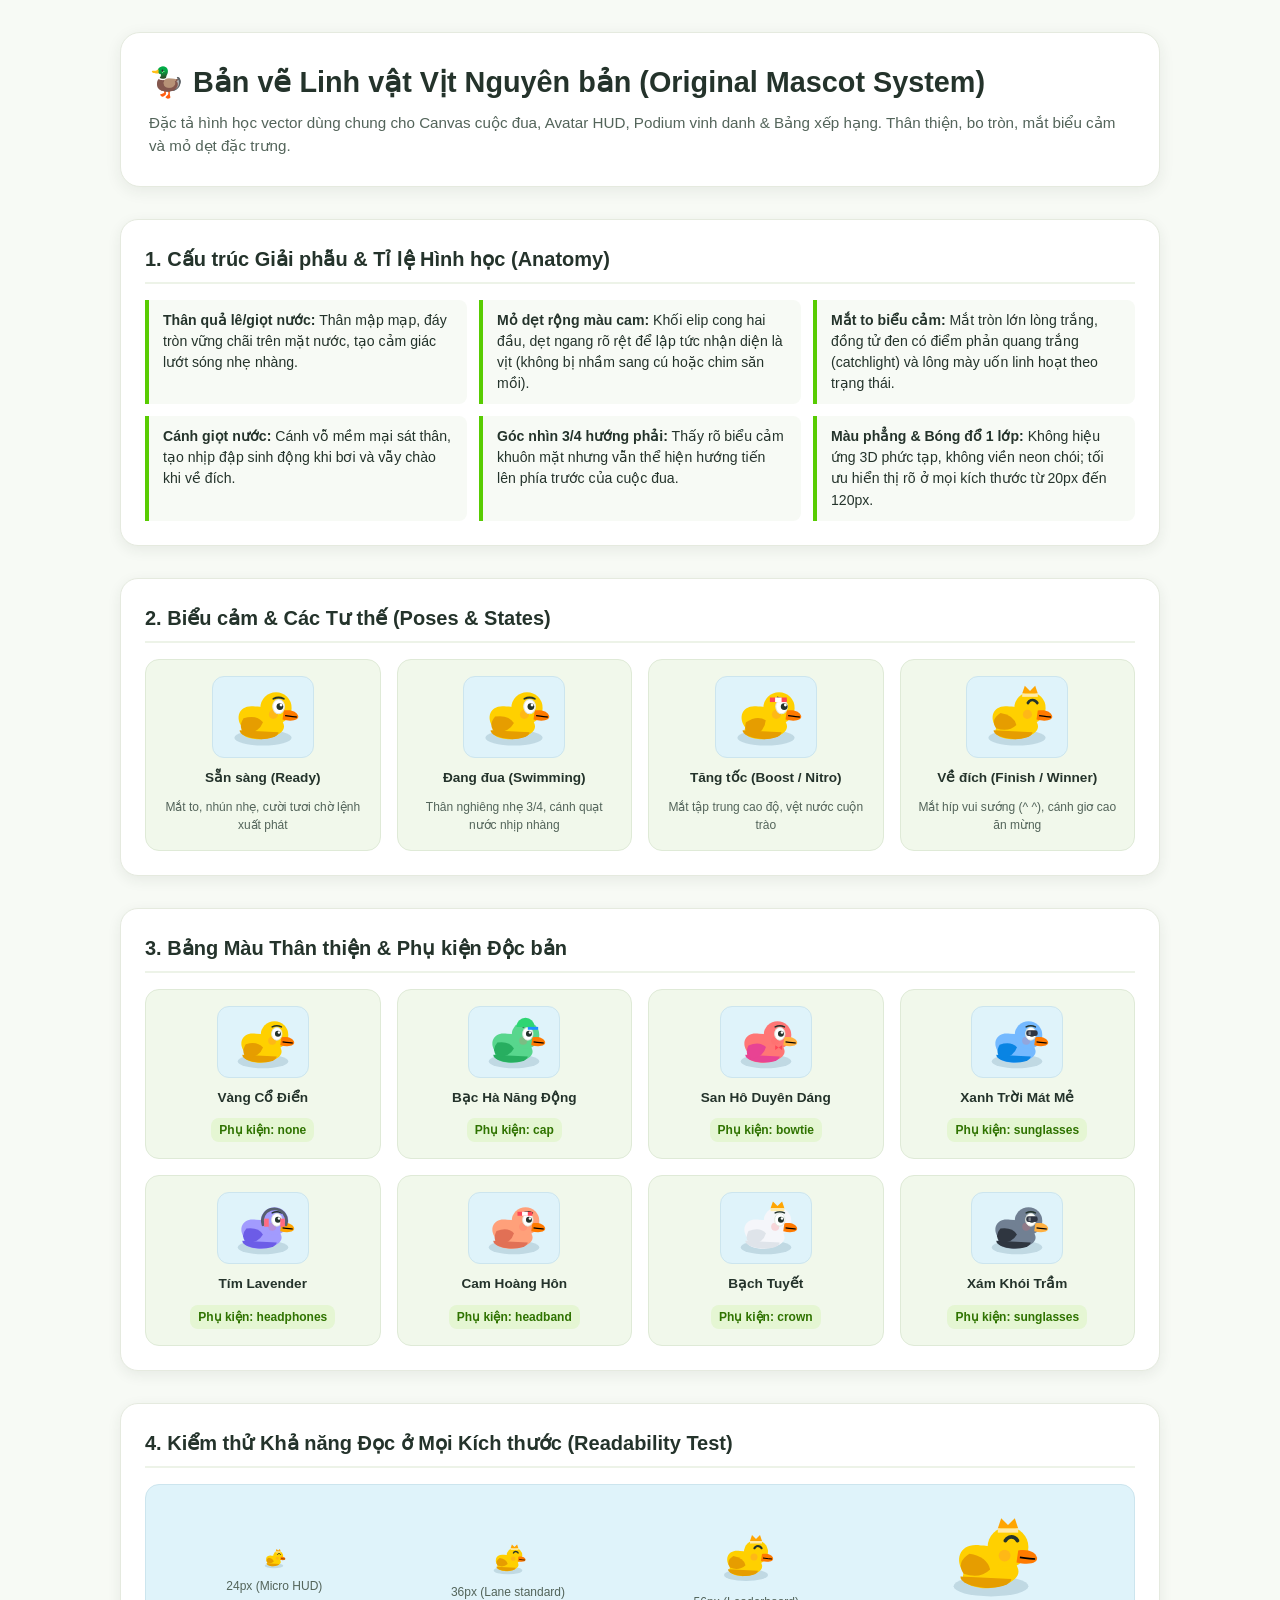
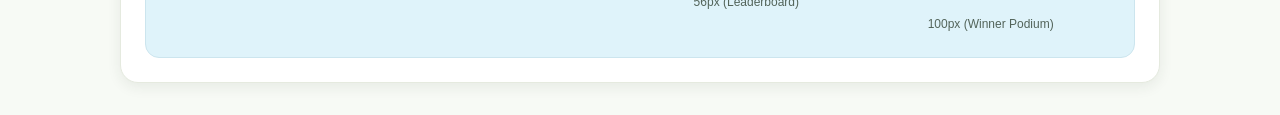
<file: design/character-sheet.html>
<!DOCTYPE html>
<html lang="vi">
<head>
  <meta charset="UTF-8">
  <meta name="viewport" content="width=device-width, initial-scale=1.0">
  <title>Bản vẽ Nhân vật &amp; Hệ thống Linh vật Vịt (Character Sheet)</title>
  <style>
    :root {
      --bg: #F7FAF5;
      --card: #FFFFFF;
      --card-border: #E5EADF;
      --text: #24332B;
      --text-muted: #53645A;
      --primary: #58CC02;
      --primary-dark: #46A302;
      --accent-orange: #FF7A00;
      --accent-yellow: #FFD000;
      --shadow-color: rgba(36, 51, 43, 0.08);
      --font-family: -apple-system, BlinkMacSystemFont, "Segoe UI", Roboto, "Helvetica Neue", Arial, sans-serif;
    }

    * {
      box-sizing: border-box;
      margin: 0;
      padding: 0;
    }

    body {
      font-family: var(--font-family);
      background-color: var(--bg);
      color: var(--text);
      line-height: 1.5;
      padding: 32px 20px;
    }

    .container {
      max-width: 1040px;
      margin: 0 auto;
      display: flex;
      flex-direction: column;
      gap: 32px;
    }

    header {
      background: var(--card);
      border: 1px solid var(--card-border);
      border-radius: 20px;
      padding: 28px;
      box-shadow: 0 4px 16px var(--shadow-color);
    }

    h1 {
      font-size: 1.8rem;
      font-weight: 800;
      color: var(--text);
      margin-bottom: 8px;
      display: flex;
      align-items: center;
      gap: 12px;
    }

    p.subtitle {
      color: var(--text-muted);
      font-size: 0.95rem;
    }

    .section-card {
      background: var(--card);
      border: 1px solid var(--card-border);
      border-radius: 18px;
      padding: 24px;
      box-shadow: 0 4px 14px var(--shadow-color);
    }

    h2 {
      font-size: 1.25rem;
      font-weight: 700;
      margin-bottom: 16px;
      padding-bottom: 8px;
      border-bottom: 2px solid #EDF3E8;
      display: flex;
      align-items: center;
      gap: 8px;
    }

    .grid-4 {
      display: grid;
      grid-template-columns: repeat(auto-fit, minmax(220px, 1fr));
      gap: 16px;
    }

    .duck-preview-box {
      background: #F1F8EB;
      border: 1px solid #DFEAD7;
      border-radius: 14px;
      padding: 16px;
      text-align: center;
      display: flex;
      flex-direction: column;
      align-items: center;
      gap: 10px;
    }

    .duck-preview-box canvas {
      background: #DFF3FA;
      border-radius: 12px;
      border: 1px solid #CCE5EE;
    }

    .caption {
      font-size: 0.85rem;
      font-weight: 700;
      color: var(--text);
    }

    .sub-caption {
      font-size: 0.75rem;
      color: var(--text-muted);
    }

    .badge {
      display: inline-block;
      padding: 3px 8px;
      background: #E5F6D3;
      color: #2F7300;
      border-radius: 8px;
      font-size: 0.75rem;
      font-weight: 700;
    }

    .scale-row {
      display: flex;
      align-items: center;
      justify-content: space-around;
      background: #DFF3FA;
      padding: 24px;
      border-radius: 14px;
      border: 1px solid #CCE5EE;
      flex-wrap: wrap;
      gap: 16px;
    }

    .scale-item {
      display: flex;
      flex-direction: column;
      align-items: center;
      gap: 6px;
    }

    .specs-list {
      list-style: none;
      display: grid;
      grid-template-columns: repeat(auto-fit, minmax(300px, 1fr));
      gap: 12px;
    }

    .specs-list li {
      padding: 10px 14px;
      background: #F7FAF5;
      border-left: 4px solid var(--primary);
      border-radius: 0 8px 8px 0;
      font-size: 0.88rem;
    }

    .specs-list li strong {
      color: var(--text);
    }
  </style>
</head>
<body>

  <div class="container">
    <header>
      <h1>🦆 Bản vẽ Linh vật Vịt Nguyên bản (Original Mascot System)</h1>
      <p class="subtitle">Đặc tả hình học vector dùng chung cho Canvas cuộc đua, Avatar HUD, Podium vinh danh &amp; Bảng xếp hạng. Thân thiện, bo tròn, mắt biểu cảm và mỏ dẹt đặc trưng.</p>
    </header>

    <!-- SECTION 1: ANATOMY & GEOMETRY -->
    <section class="section-card">
      <h2>1. Cấu trúc Giải phẫu &amp; Tỉ lệ Hình học (Anatomy)</h2>
      <ul class="specs-list">
        <li><strong>Thân quả lê/giọt nước:</strong> Thân mập mạp, đáy tròn vững chãi trên mặt nước, tạo cảm giác lướt sóng nhẹ nhàng.</li>
        <li><strong>Mỏ dẹt rộng màu cam:</strong> Khối elip cong hai đầu, dẹt ngang rõ rệt để lập tức nhận diện là vịt (không bị nhầm sang cú hoặc chim săn mồi).</li>
        <li><strong>Mắt to biểu cảm:</strong> Mắt tròn lớn lòng trắng, đồng tử đen có điểm phản quang trắng (catchlight) và lông mày uốn linh hoạt theo trạng thái.</li>
        <li><strong>Cánh giọt nước:</strong> Cánh vỗ mềm mại sát thân, tạo nhịp đập sinh động khi bơi và vẫy chào khi về đích.</li>
        <li><strong>Góc nhìn 3/4 hướng phải:</strong> Thấy rõ biểu cảm khuôn mặt nhưng vẫn thể hiện hướng tiến lên phía trước của cuộc đua.</li>
        <li><strong>Màu phẳng &amp; Bóng đổ 1 lớp:</strong> Không hiệu ứng 3D phức tạp, không viền neon chói; tối ưu hiển thị rõ ở mọi kích thước từ 20px đến 120px.</li>
      </ul>
    </section>

    <!-- SECTION 2: POSES & EMOTIONS -->
    <section class="section-card">
      <h2>2. Biểu cảm &amp; Các Tư thế (Poses &amp; States)</h2>
      <div class="grid-4">
        <div class="duck-preview-box">
          <canvas id="pose-ready" width="100" height="80"></canvas>
          <span class="caption">Sẵn sàng (Ready)</span>
          <span class="sub-caption">Mắt to, nhún nhẹ, cười tươi chờ lệnh xuất phát</span>
        </div>
        <div class="duck-preview-box">
          <canvas id="pose-swim" width="100" height="80"></canvas>
          <span class="caption">Đang đua (Swimming)</span>
          <span class="sub-caption">Thân nghiêng nhẹ 3/4, cánh quạt nước nhịp nhàng</span>
        </div>
        <div class="duck-preview-box">
          <canvas id="pose-boost" width="100" height="80"></canvas>
          <span class="caption">Tăng tốc (Boost / Nitro)</span>
          <span class="sub-caption">Mắt tập trung cao độ, vệt nước cuộn trào</span>
        </div>
        <div class="duck-preview-box">
          <canvas id="pose-finish" width="100" height="80"></canvas>
          <span class="caption">Về đích (Finish / Winner)</span>
          <span class="sub-caption">Mắt híp vui sướng (^ ^), cánh giơ cao ăn mừng</span>
        </div>
      </div>
    </section>

    <!-- SECTION 3: SKINS & ACCESSORIES -->
    <section class="section-card">
      <h2>3. Bảng Màu Thân thiện &amp; Phụ kiện Độc bản</h2>
      <div class="grid-4" id="skins-grid">
        <!-- Rendered by JS -->
      </div>
    </section>

    <!-- SECTION 4: SCALE VERIFICATION -->
    <section class="section-card">
      <h2>4. Kiểm thử Khả năng Đọc ở Mọi Kích thước (Readability Test)</h2>
      <div class="scale-row">
        <div class="scale-item">
          <canvas id="scale-16" width="24" height="24"></canvas>
          <span class="sub-caption">24px (Micro HUD)</span>
        </div>
        <div class="scale-item">
          <canvas id="scale-32" width="36" height="36"></canvas>
          <span class="sub-caption">36px (Lane standard)</span>
        </div>
        <div class="scale-item">
          <canvas id="scale-48" width="56" height="56"></canvas>
          <span class="sub-caption">56px (Leaderboard)</span>
        </div>
        <div class="scale-item">
          <canvas id="scale-96" width="100" height="100"></canvas>
          <span class="sub-caption">100px (Winner Podium)</span>
        </div>
      </div>
    </section>
  </div>

  <script>
    // Shared geometry duck renderer function
    function renderDuckAvatar(ctx, x, y, scale = 1, options = {}) {
      const {
        skin = { body: '#FFD000', shadow: '#E69D00', beak: '#FF7A00', beakShadow: '#D35400' },
        accessory = 'none',
        pose = 'swim', // 'ready', 'swim', 'boost', 'finish', 'paused'
        wobble = 0,
        flip = false
      } = options;

      ctx.save();
      ctx.translate(x, y);
      if (flip) ctx.scale(-1, 1);
      ctx.scale(scale, scale);

      // Water Ripple / Shadow underneath
      ctx.fillStyle = 'rgba(36, 85, 110, 0.16)';
      ctx.beginPath();
      ctx.ellipse(0, 16, 22, 6, 0, 0, Math.PI * 2);
      ctx.fill();

      // Duck Body (Chunky Pear Silhouette)
      ctx.fillStyle = skin.body;
      ctx.beginPath();
      // Base pear body
      ctx.moveTo(-16, 8);
      ctx.bezierCurveTo(-22, 0, -18, -10, -6, -8);
      ctx.bezierCurveTo(4, -8, 14, -2, 16, 6);
      ctx.bezierCurveTo(18, 14, 2, 18, -6, 17);
      ctx.bezierCurveTo(-14, 16, -18, 13, -16, 8);
      ctx.closePath();
      ctx.fill();

      // Body bottom shadow / contour
      ctx.fillStyle = skin.shadow;
      ctx.beginPath();
      ctx.ellipse(-3, 11, 15, 6, 0.05, 0, Math.PI);
      ctx.fill();

      // Wing (Droplet with gentle flap)
      let wingAngle = 0;
      if (pose === 'swim') wingAngle = Math.sin(wobble * 2) * 0.15;
      else if (pose === 'boost') wingAngle = -0.3;
      else if (pose === 'finish') wingAngle = 0.45;

      ctx.save();
      ctx.translate(-5, 4);
      ctx.rotate(wingAngle);
      ctx.fillStyle = skin.shadow;
      ctx.beginPath();
      ctx.moveTo(-10, -3);
      ctx.quadraticCurveTo(-15, 5, -8, 9);
      ctx.quadraticCurveTo(2, 8, 5, 0);
      ctx.quadraticCurveTo(0, -6, -10, -3);
      ctx.closePath();
      ctx.fill();
      ctx.restore();

      // Head (Rounded, cheerful, sits proud)
      ctx.fillStyle = skin.body;
      ctx.beginPath();
      ctx.arc(10, -7, 12, 0, Math.PI * 2);
      ctx.fill();

      // Cheek blush
      ctx.fillStyle = 'rgba(255, 100, 100, 0.22)';
      ctx.beginPath();
      ctx.arc(8, -2, 3.5, 0, Math.PI * 2);
      ctx.fill();

      // Broad Flat Orange Beak (Authentic duck beak)
      ctx.fillStyle = skin.beak;
      ctx.beginPath();
      ctx.moveTo(16, -5);
      ctx.bezierCurveTo(22, -6, 26, -4, 27, -1);
      ctx.bezierCurveTo(28, 2, 23, 4, 15, 2);
      ctx.closePath();
      ctx.fill();

      // Beak lower lip / smile separation
      ctx.fillStyle = skin.beakShadow || '#D35400';
      ctx.beginPath();
      ctx.moveTo(17, -1);
      ctx.quadraticCurveTo(24, 0, 26, 0);
      ctx.stroke();

      // Eyes based on pose
      if (pose === 'finish') {
        // Joyful crescent eyes (^ ^)
        ctx.strokeStyle = '#24332B';
        ctx.lineWidth = 2.2;
        ctx.lineCap = 'round';
        ctx.beginPath();
        ctx.arc(12, -9, 4, Math.PI * 1.15, Math.PI * 1.85);
        ctx.stroke();
      } else {
        // Expressive large white eye with pupil and catchlight
        ctx.fillStyle = '#FFFFFF';
        ctx.beginPath();
        ctx.ellipse(12, -8, 4.5, 5.5, 0, 0, Math.PI * 2);
        ctx.fill();
        ctx.strokeStyle = '#E0E7DC';
        ctx.lineWidth = 0.8;
        ctx.stroke();

        // Dark pupil
        ctx.fillStyle = '#24332B';
        ctx.beginPath();
        const lookX = pose === 'boost' ? 14 : 13;
        ctx.arc(lookX, -8, 2.6, 0, Math.PI * 2);
        ctx.fill();

        // White sparkle / catchlight
        ctx.fillStyle = '#FFFFFF';
        ctx.beginPath();
        ctx.arc(lookX + 0.9, -9.2, 1.1, 0, Math.PI * 2);
        ctx.fill();

        // Eyebrow
        ctx.strokeStyle = '#24332B';
        ctx.lineWidth = 1.4;
        ctx.lineCap = 'round';
        ctx.beginPath();
        if (pose === 'boost') {
          ctx.moveTo(9, -15);
          ctx.lineTo(15, -13);
        } else {
          ctx.moveTo(8, -14);
          ctx.quadraticCurveTo(12, -16, 16, -14);
        }
        ctx.stroke();
      }

      // Accessories
      drawAccessory(ctx, accessory, pose);

      ctx.restore();
    }

    function drawAccessory(ctx, type, pose) {
      if (!type || type === 'none') return;
      ctx.save();
      if (type === 'headband') {
        // Athletic headband
        ctx.fillStyle = '#FF4757';
        ctx.beginPath();
        ctx.rect(3, -15, 13, 3.5);
        ctx.fill();
        ctx.fillStyle = '#FFFFFF';
        ctx.fillRect(7, -15, 5, 3.5);
      } else if (type === 'crown') {
        // Golden mini crown
        ctx.fillStyle = '#FFA502';
        ctx.beginPath();
        ctx.moveTo(4, -18);
        ctx.lineTo(6, -24);
        ctx.lineTo(10, -20);
        ctx.lineTo(14, -24);
        ctx.lineTo(16, -18);
        ctx.closePath();
        ctx.fill();
        ctx.fillStyle = '#FFEAA7';
        ctx.fillRect(4, -18, 12, 2.5);
      } else if (type === 'cap') {
        // Sporty baseball cap
        ctx.fillStyle = '#2ED573';
        ctx.beginPath();
        ctx.arc(10, -14, 8, Math.PI, 0);
        ctx.fill();
        ctx.fillStyle = '#1E90FF';
        ctx.fillRect(12, -14, 9, 2.5);
      } else if (type === 'sunglasses') {
        // Cool sunglasses
        ctx.fillStyle = '#2F3542';
        ctx.beginPath();
        ctx.roundRect(8, -11, 10, 5, 2);
        ctx.fill();
        ctx.fillStyle = 'rgba(255,255,255,0.4)';
        ctx.fillRect(10, -10, 2, 3);
      } else if (type === 'headphones') {
        // Audio headphones
        ctx.strokeStyle = '#57606F';
        ctx.lineWidth = 2.5;
        ctx.beginPath();
        ctx.arc(10, -7, 10.5, Math.PI * 0.9, Math.PI * 0.1, false);
        ctx.stroke();
        ctx.fillStyle = '#FF6B81';
        ctx.fillRect(1, -9, 4, 7);
        ctx.fillRect(15, -9, 4, 7);
      } else if (type === 'bowtie') {
        // Tiny cute bowtie
        ctx.fillStyle = '#FF4757';
        ctx.beginPath();
        ctx.moveTo(11, 4);
        ctx.lineTo(8, 2);
        ctx.lineTo(8, 6);
        ctx.closePath();
        ctx.moveTo(11, 4);
        ctx.lineTo(14, 2);
        ctx.lineTo(14, 6);
        ctx.closePath();
        ctx.fill();
      }
      ctx.restore();
    }

    // Render Poses
    renderDuckAvatar(document.getElementById('pose-ready').getContext('2d'), 50, 40, 1.3, { pose: 'ready' });
    renderDuckAvatar(document.getElementById('pose-swim').getContext('2d'), 50, 40, 1.3, { pose: 'swim', wobble: 1 });
    renderDuckAvatar(document.getElementById('pose-boost').getContext('2d'), 50, 40, 1.3, { pose: 'boost', accessory: 'headband' });
    renderDuckAvatar(document.getElementById('pose-finish').getContext('2d'), 50, 40, 1.3, { pose: 'finish', accessory: 'crown' });

    // Render Skins & Accessories Grid
    const SKINS = [
      { name: 'Vàng Cổ Điển', body: '#FFD000', shadow: '#E69D00', beak: '#FF7A00', acc: 'none' },
      { name: 'Bạc Hà Năng Động', body: '#58D68D', shadow: '#27AE60', beak: '#FF7A00', acc: 'cap' },
      { name: 'San Hô Duyên Dáng', body: '#FF7675', shadow: '#E84393', beak: '#FFB142', acc: 'bowtie' },
      { name: 'Xanh Trời Mát Mẻ', body: '#74B9FF', shadow: '#0984E3', beak: '#FF7A00', acc: 'sunglasses' },
      { name: 'Tím Lavender', body: '#A29BFE', shadow: '#6C5CE7', beak: '#FFA502', acc: 'headphones' },
      { name: 'Cam Hoàng Hôn', body: '#FFA07A', shadow: '#E17055', beak: '#FF7A00', acc: 'headband' },
      { name: 'Bạch Tuyết', body: '#F5F6FA', shadow: '#DFE4EA', beak: '#FF7A00', acc: 'crown' },
      { name: 'Xám Khói Trầm', body: '#718093', shadow: '#2F3640', beak: '#FFB142', acc: 'sunglasses' }
    ];

    const skinsGrid = document.getElementById('skins-grid');
    SKINS.forEach((s, idx) => {
      const box = document.createElement('div');
      box.className = 'duck-preview-box';
      const canvas = document.createElement('canvas');
      canvas.width = 90;
      canvas.height = 70;
      const ctx = canvas.getContext('2d');
      renderDuckAvatar(ctx, 45, 36, 1.15, {
        skin: s,
        accessory: s.acc,
        pose: 'swim',
        wobble: idx
      });
      box.appendChild(canvas);

      const cap = document.createElement('span');
      cap.className = 'caption';
      cap.textContent = s.name;
      box.appendChild(cap);

      const badge = document.createElement('span');
      badge.className = 'badge';
      badge.textContent = `Phụ kiện: ${s.acc}`;
      box.appendChild(badge);

      skinsGrid.appendChild(box);
    });

    // Render Scale Variations
    [
      { id: 'scale-16', w: 24, h: 24, scale: 0.42, x: 12, y: 12 },
      { id: 'scale-32', w: 36, h: 36, scale: 0.65, x: 18, y: 19 },
      { id: 'scale-48', w: 56, h: 56, scale: 1.0, x: 28, y: 28 },
      { id: 'scale-96', w: 100, h: 100, scale: 1.7, x: 50, y: 50 }
    ].forEach(cfg => {
      const cvs = document.getElementById(cfg.id);
      const ctx = cvs.getContext('2d');
      renderDuckAvatar(ctx, cfg.x, cfg.y, cfg.scale, {
        skin: SKINS[0],
        accessory: 'crown',
        pose: 'finish'
      });
    });
  </script>
</body>
</html>
</file>
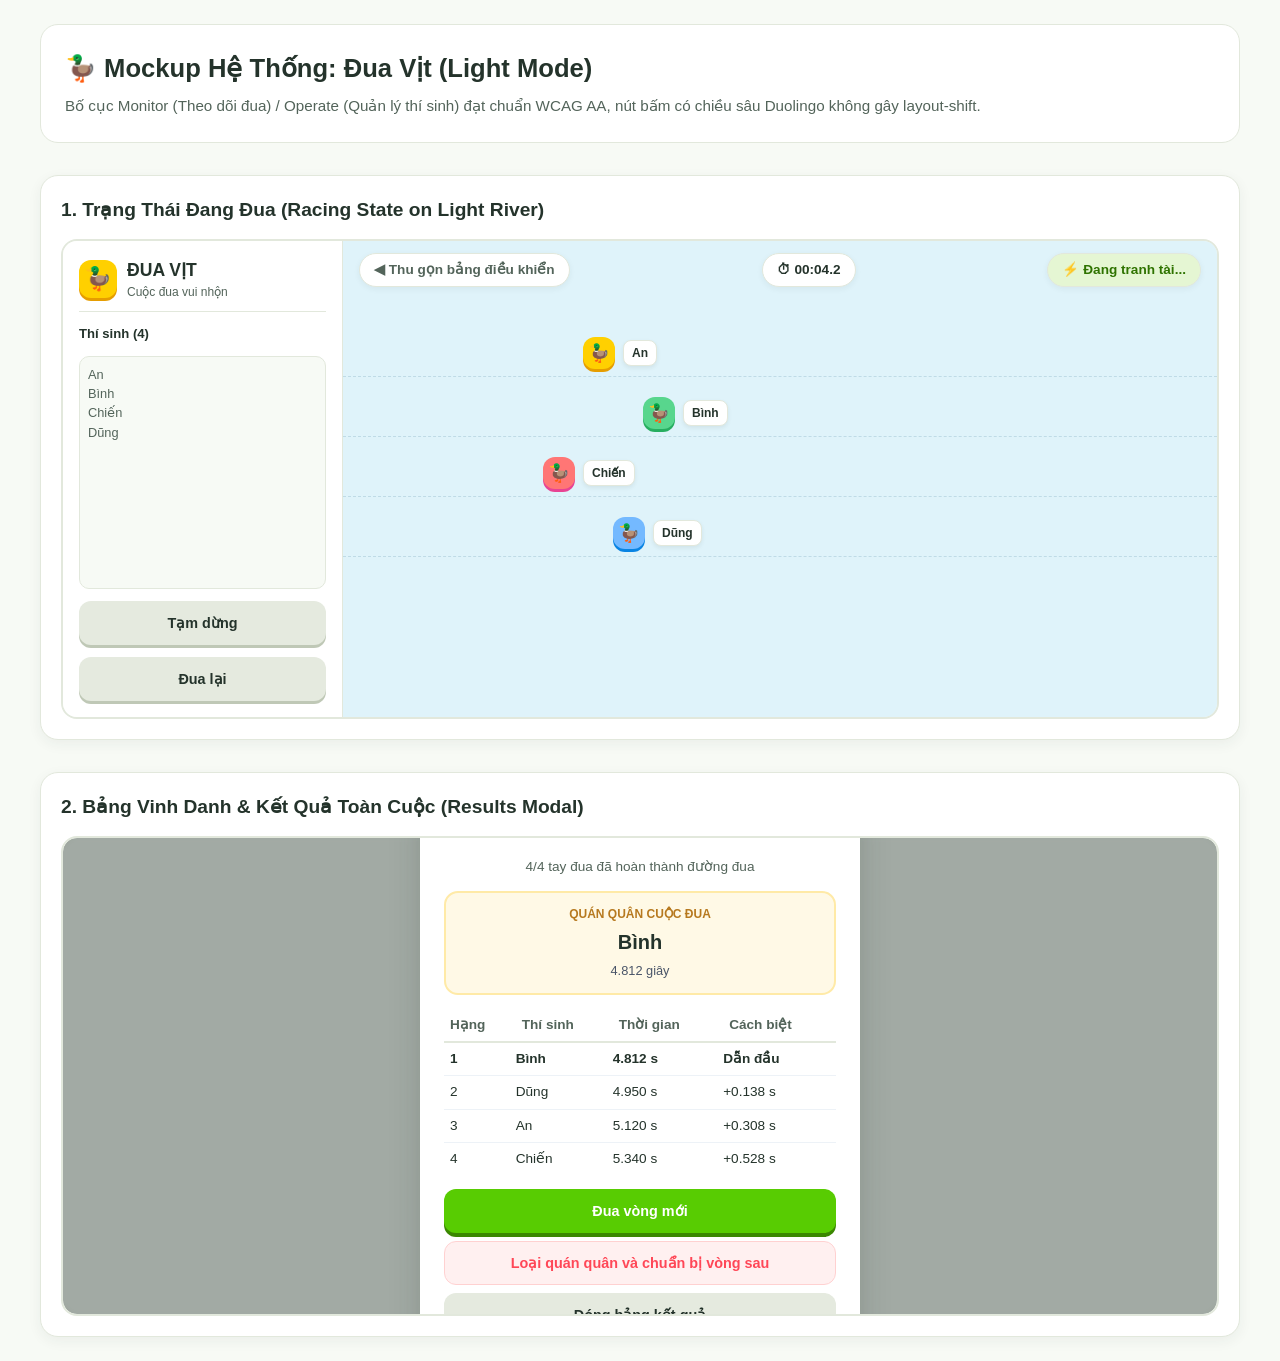
<file: design/mockup.html>
<!DOCTYPE html>
<html lang="vi">
<head>
  <meta charset="UTF-8">
  <meta name="viewport" content="width=device-width, initial-scale=1.0">
  <title>Mockup Thiết Kế: Đua Vịt - Giao Diện &amp; Trạng Thái Cuộc Đua</title>
  <style>
    :root {
      --bg: #F7FAF5;
      --card: #FFFFFF;
      --card-border: #E2E8DC;
      --card-hover: #F2F7ED;
      --text: #24332B;
      --text-muted: #53645A;
      --primary: #58CC02;
      --primary-hover: #4EBE00;
      --primary-active: #46A302;
      --primary-shadow: #3B8702;
      --secondary: #E5EADF;
      --secondary-hover: #D8DFD1;
      --secondary-shadow: #BFC8B6;
      --water-bg: #DFF3FA;
      --water-border: #C8E5F0;
      --danger: #FF4757;
      --danger-shadow: #D63031;
      --font-family: -apple-system, BlinkMacSystemFont, "Segoe UI", Roboto, "Helvetica Neue", Arial, sans-serif;
    }

    * { box-sizing: border-box; margin: 0; padding: 0; }
    body {
      font-family: var(--font-family);
      background: var(--bg);
      color: var(--text);
      padding: 24px;
      line-height: 1.5;
    }

    .container { max-width: 1200px; margin: 0 auto; display: flex; flex-direction: column; gap: 32px; }
    header { background: #fff; padding: 24px; border-radius: 18px; border: 1px solid var(--card-border); }
    h1 { font-size: 1.6rem; font-weight: 800; display: flex; align-items: center; gap: 10px; margin-bottom: 8px; }
    .subtitle { color: var(--text-muted); font-size: 0.95rem; }

    .state-section {
      background: #fff;
      border: 1px solid var(--card-border);
      border-radius: 18px;
      padding: 20px;
      box-shadow: 0 4px 14px rgba(36,51,43,0.06);
    }

    .state-section h2 {
      font-size: 1.2rem;
      margin-bottom: 14px;
      display: flex;
      align-items: center;
      gap: 8px;
    }

    .mockup-frame {
      border: 2px solid var(--card-border);
      border-radius: 16px;
      overflow: hidden;
      display: flex;
      height: 480px;
      background: var(--bg);
    }

    .mock-sidebar {
      width: 280px;
      background: #fff;
      border-right: 1px solid var(--card-border);
      padding: 16px;
      display: flex;
      flex-direction: column;
      gap: 12px;
    }

    .mock-brand {
      display: flex;
      align-items: center;
      gap: 10px;
      padding-bottom: 10px;
      border-bottom: 1px solid var(--card-border);
    }

    .brand-logo {
      width: 38px;
      height: 38px;
      background: #FFD000;
      border-radius: 12px;
      display: flex;
      align-items: center;
      justify-content: center;
      font-size: 1.4rem;
      box-shadow: 0 3px 0 #E69D00;
    }

    .mock-brand-title {
      font-weight: 800;
      font-size: 1.1rem;
    }

    .mock-btn {
      height: 44px;
      min-height: 44px;
      border-radius: 12px;
      border: none;
      font-weight: 700;
      font-size: 0.9rem;
      cursor: pointer;
      display: flex;
      align-items: center;
      justify-content: center;
      gap: 8px;
      padding: 0 16px;
      transform: translateY(0);
      transition: all 0.1s ease;
    }

    .btn-green {
      background: var(--primary);
      color: #FFFFFF;
      box-shadow: 0 4px 0 var(--primary-shadow);
    }
    .btn-green:active {
      transform: translateY(2px);
      box-shadow: 0 2px 0 var(--primary-shadow);
    }

    .btn-gray {
      background: var(--secondary);
      color: var(--text);
      box-shadow: 0 3px 0 var(--secondary-shadow);
    }

    .mock-stage {
      flex: 1;
      background: var(--water-bg);
      position: relative;
      overflow: hidden;
      display: flex;
      flex-direction: column;
    }

    .mock-topbar {
      padding: 12px 16px;
      display: flex;
      justify-content: space-between;
      align-items: center;
      z-index: 5;
    }

    .mock-pill {
      background: #FFFFFF;
      border: 1px solid var(--card-border);
      border-radius: 20px;
      padding: 6px 14px;
      font-size: 0.85rem;
      font-weight: 700;
      box-shadow: 0 2px 6px rgba(36,51,43,0.06);
    }

    .mock-canvas-sim {
      flex: 1;
      position: relative;
    }

    .mock-lane {
      position: absolute;
      left: 0;
      right: 0;
      height: 48px;
      border-bottom: 1px dashed rgba(60, 120, 150, 0.2);
      display: flex;
      align-items: center;
      padding-left: 60px;
    }

    .mock-duck-item {
      display: flex;
      align-items: center;
      gap: 8px;
    }

    .mock-nametag {
      background: #FFFFFF;
      border: 1px solid var(--card-border);
      border-radius: 8px;
      padding: 3px 8px;
      font-size: 0.75rem;
      font-weight: 700;
      box-shadow: 0 2px 4px rgba(36,51,43,0.08);
      white-space: nowrap;
    }

    /* Modal Mockup */
    .mock-modal-overlay {
      position: absolute;
      inset: 0;
      background: rgba(36, 51, 43, 0.4);
      backdrop-filter: blur(2px);
      display: flex;
      align-items: center;
      justify-content: center;
      z-index: 20;
    }

    .mock-modal-card {
      background: #FFFFFF;
      border-radius: 20px;
      width: 440px;
      padding: 24px;
      box-shadow: 0 12px 32px rgba(36,51,43,0.18);
      text-align: center;
      display: flex;
      flex-direction: column;
      gap: 14px;
    }

    .winner-highlight {
      background: #FFF9E6;
      border: 2px solid #FFEAA7;
      border-radius: 14px;
      padding: 12px;
      display: flex;
      flex-direction: column;
      align-items: center;
      gap: 4px;
    }

    .winner-name-txt {
      font-size: 1.25rem;
      font-weight: 800;
      color: #24332B;
    }
  </style>
</head>
<body>
  <div class="container">
    <header>
      <h1>🦆 Mockup Hệ Thống: Đua Vịt (Light Mode)</h1>
      <p class="subtitle">Bố cục Monitor (Theo dõi đua) / Operate (Quản lý thí sinh) đạt chuẩn WCAG AA, nút bấm có chiều sâu Duolingo không gây layout-shift.</p>
    </header>

    <!-- STATE 1: RACING -->
    <section class="state-section">
      <h2>1. Trạng Thái Đang Đua (Racing State on Light River)</h2>
      <div class="mockup-frame">
        <aside class="mock-sidebar">
          <div class="mock-brand">
            <div class="brand-logo">🦆</div>
            <div>
              <div class="mock-brand-title">ĐUA VỊT</div>
              <div style="font-size:0.75rem; color:var(--text-muted)">Cuộc đua vui nhộn</div>
            </div>
          </div>
          <div style="font-size: 0.82rem; font-weight:700;">Thí sinh (4)</div>
          <div style="flex:1; background:#F7FAF5; border:1px solid var(--card-border); border-radius:10px; padding:8px; font-size:0.8rem; color:var(--text-muted);">
            An<br>Bình<br>Chiến<br>Dũng
          </div>
          <button class="mock-btn btn-gray" disabled>Tạm dừng</button>
          <button class="mock-btn btn-gray">Đua lại</button>
        </aside>

        <main class="mock-stage">
          <div class="mock-topbar">
            <div class="mock-pill" style="color:var(--text-muted)">◀ Thu gọn bảng điều khiển</div>
            <div class="mock-pill" style="font-weight:800; color:var(--text);">⏱ 00:04.2</div>
            <div class="mock-pill" style="background:#E5F6D3; color:#2F7300;">⚡ Đang tranh tài...</div>
          </div>
          <div class="mock-canvas-sim">
            <div class="mock-lane" style="top: 30px;">
              <div class="mock-duck-item" style="transform: translateX(180px);">
                <div class="brand-logo" style="width:32px; height:32px; font-size:1.1rem;">🦆</div>
                <span class="mock-nametag">An</span>
              </div>
            </div>
            <div class="mock-lane" style="top: 90px;">
              <div class="mock-duck-item" style="transform: translateX(240px);">
                <div class="brand-logo" style="width:32px; height:32px; font-size:1.1rem; background:#58D68D; box-shadow:0 3px 0 #27AE60;">🦆</div>
                <span class="mock-nametag">Bình</span>
              </div>
            </div>
            <div class="mock-lane" style="top: 150px;">
              <div class="mock-duck-item" style="transform: translateX(140px);">
                <div class="brand-logo" style="width:32px; height:32px; font-size:1.1rem; background:#FF7675; box-shadow:0 3px 0 #E84393;">🦆</div>
                <span class="mock-nametag">Chiến</span>
              </div>
            </div>
            <div class="mock-lane" style="top: 210px;">
              <div class="mock-duck-item" style="transform: translateX(210px);">
                <div class="brand-logo" style="width:32px; height:32px; font-size:1.1rem; background:#74B9FF; box-shadow:0 3px 0 #0984E3;">🦆</div>
                <span class="mock-nametag">Dũng</span>
              </div>
            </div>
          </div>
        </main>
      </div>
    </section>

    <!-- STATE 2: FINISHED & RESULTS DIALOG -->
    <section class="state-section">
      <h2>2. Bảng Vinh Danh &amp; Kết Quả Toàn Cuộc (Results Modal)</h2>
      <div class="mockup-frame" style="position:relative;">
        <div class="mock-modal-overlay">
          <div class="mock-modal-card">
            <h3 style="font-size:1.2rem; font-weight:800;">🏆 Kết Quả Cuộc Đua</h3>
            <p style="font-size:0.85rem; color:var(--text-muted)">4/4 tay đua đã hoàn thành đường đua</p>
            <div class="winner-highlight">
              <span style="font-size:0.75rem; font-weight:800; color:#B7791F;">QUÁN QUÂN CUỘC ĐUA</span>
              <span class="winner-name-txt">Bình</span>
              <span style="font-size:0.8rem; color:#4A5568;">4.812 giây</span>
            </div>
            <table style="width:100%; border-collapse:collapse; font-size:0.85rem; text-align:left;">
              <thead>
                <tr style="border-bottom: 2px solid var(--card-border); color:var(--text-muted);">
                  <th style="padding:6px;">Hạng</th>
                  <th style="padding:6px;">Thí sinh</th>
                  <th style="padding:6px;">Thời gian</th>
                  <th style="padding:6px;">Cách biệt</th>
                </tr>
              </thead>
              <tbody>
                <tr style="border-bottom:1px solid #EDF2F7; font-weight:700;">
                  <td style="padding:6px;">1</td><td>Bình</td><td>4.812 s</td><td>Dẫn đầu</td>
                </tr>
                <tr style="border-bottom:1px solid #EDF2F7;">
                  <td style="padding:6px;">2</td><td>Dũng</td><td>4.950 s</td><td>+0.138 s</td>
                </tr>
                <tr style="border-bottom:1px solid #EDF2F7;">
                  <td style="padding:6px;">3</td><td>An</td><td>5.120 s</td><td>+0.308 s</td>
                </tr>
                <tr>
                  <td style="padding:6px;">4</td><td>Chiến</td><td>5.340 s</td><td>+0.528 s</td>
                </tr>
              </tbody>
            </table>
            <div style="display:flex; flex-direction:column; gap:8px;">
              <button class="mock-btn btn-green">Đua vòng mới</button>
              <button class="mock-btn" style="background:#FFF0F0; color:#FF4757; border:1px solid #FFD1D1;">Loại quán quân và chuẩn bị vòng sau</button>
              <button class="mock-btn btn-gray">Đóng bảng kết quả</button>
            </div>
          </div>
        </div>
      </div>
    </section>
  </div>
</body>
</html>
</file>
